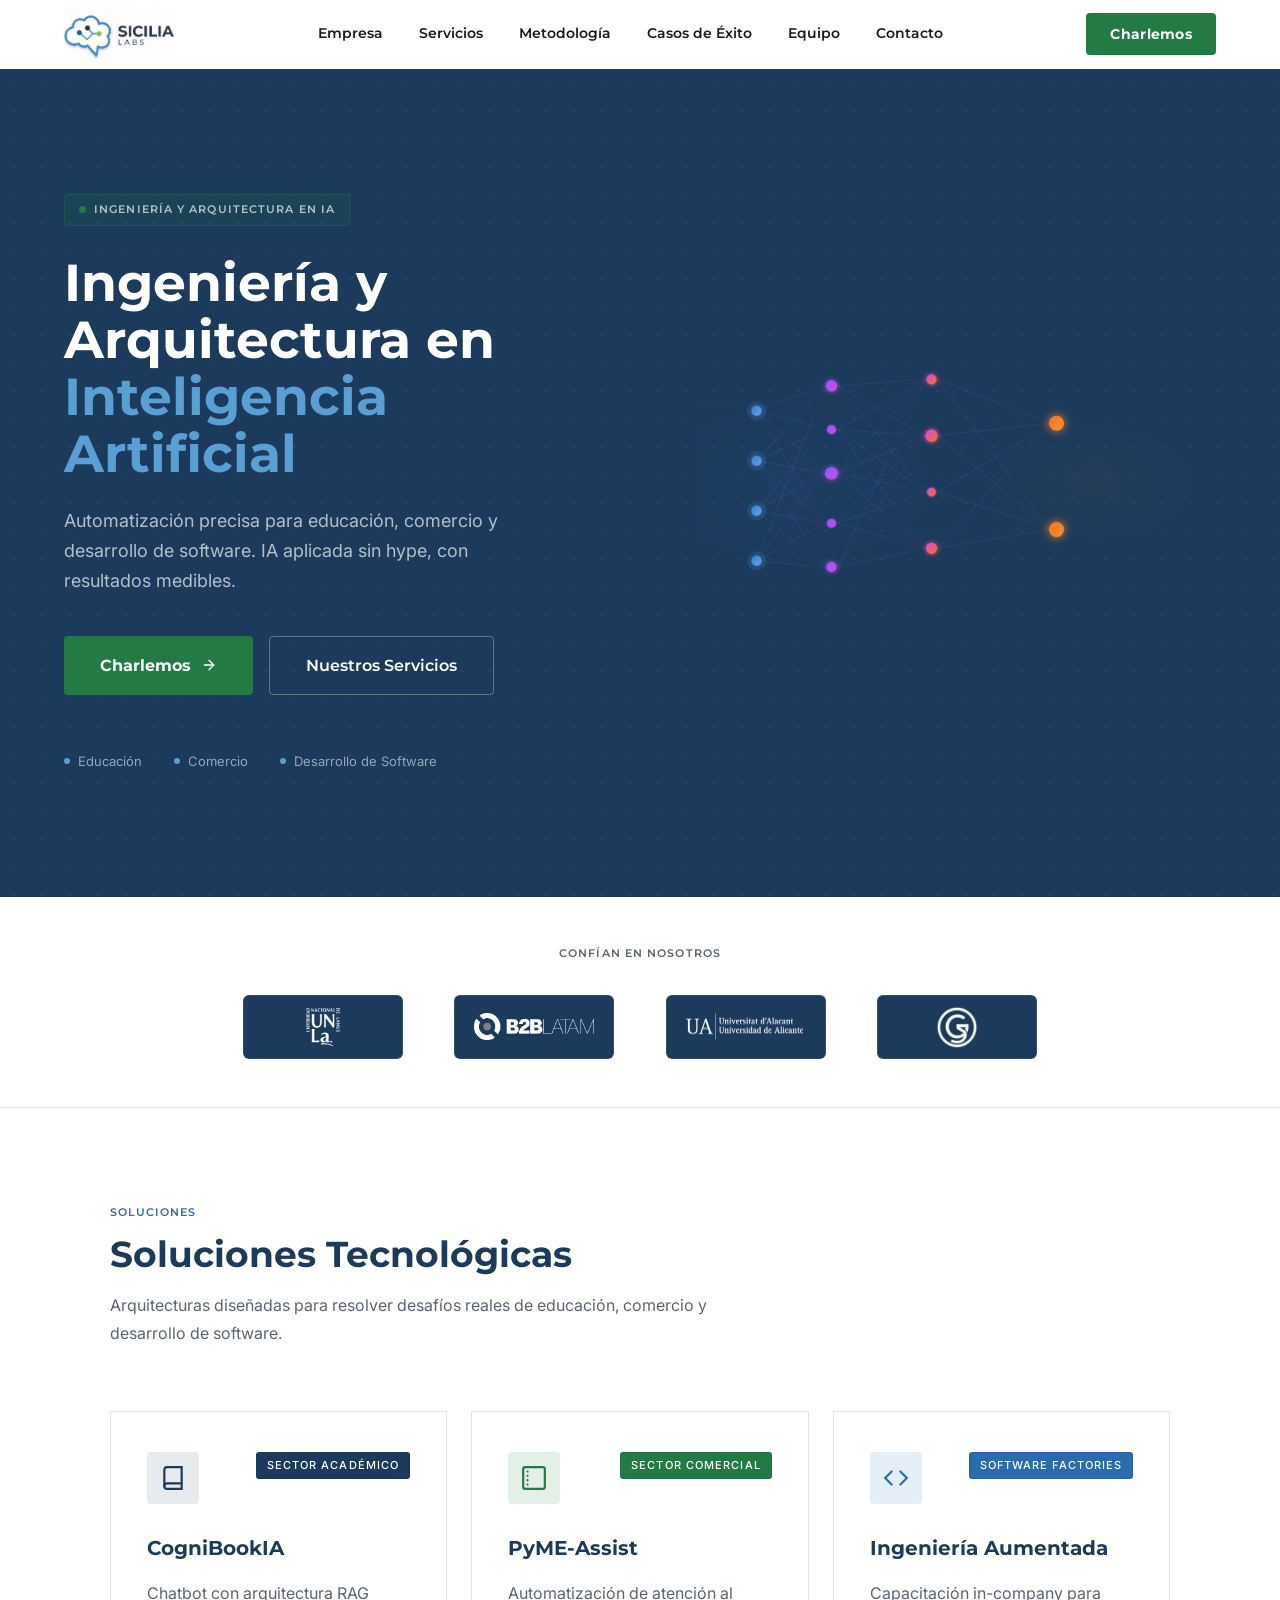
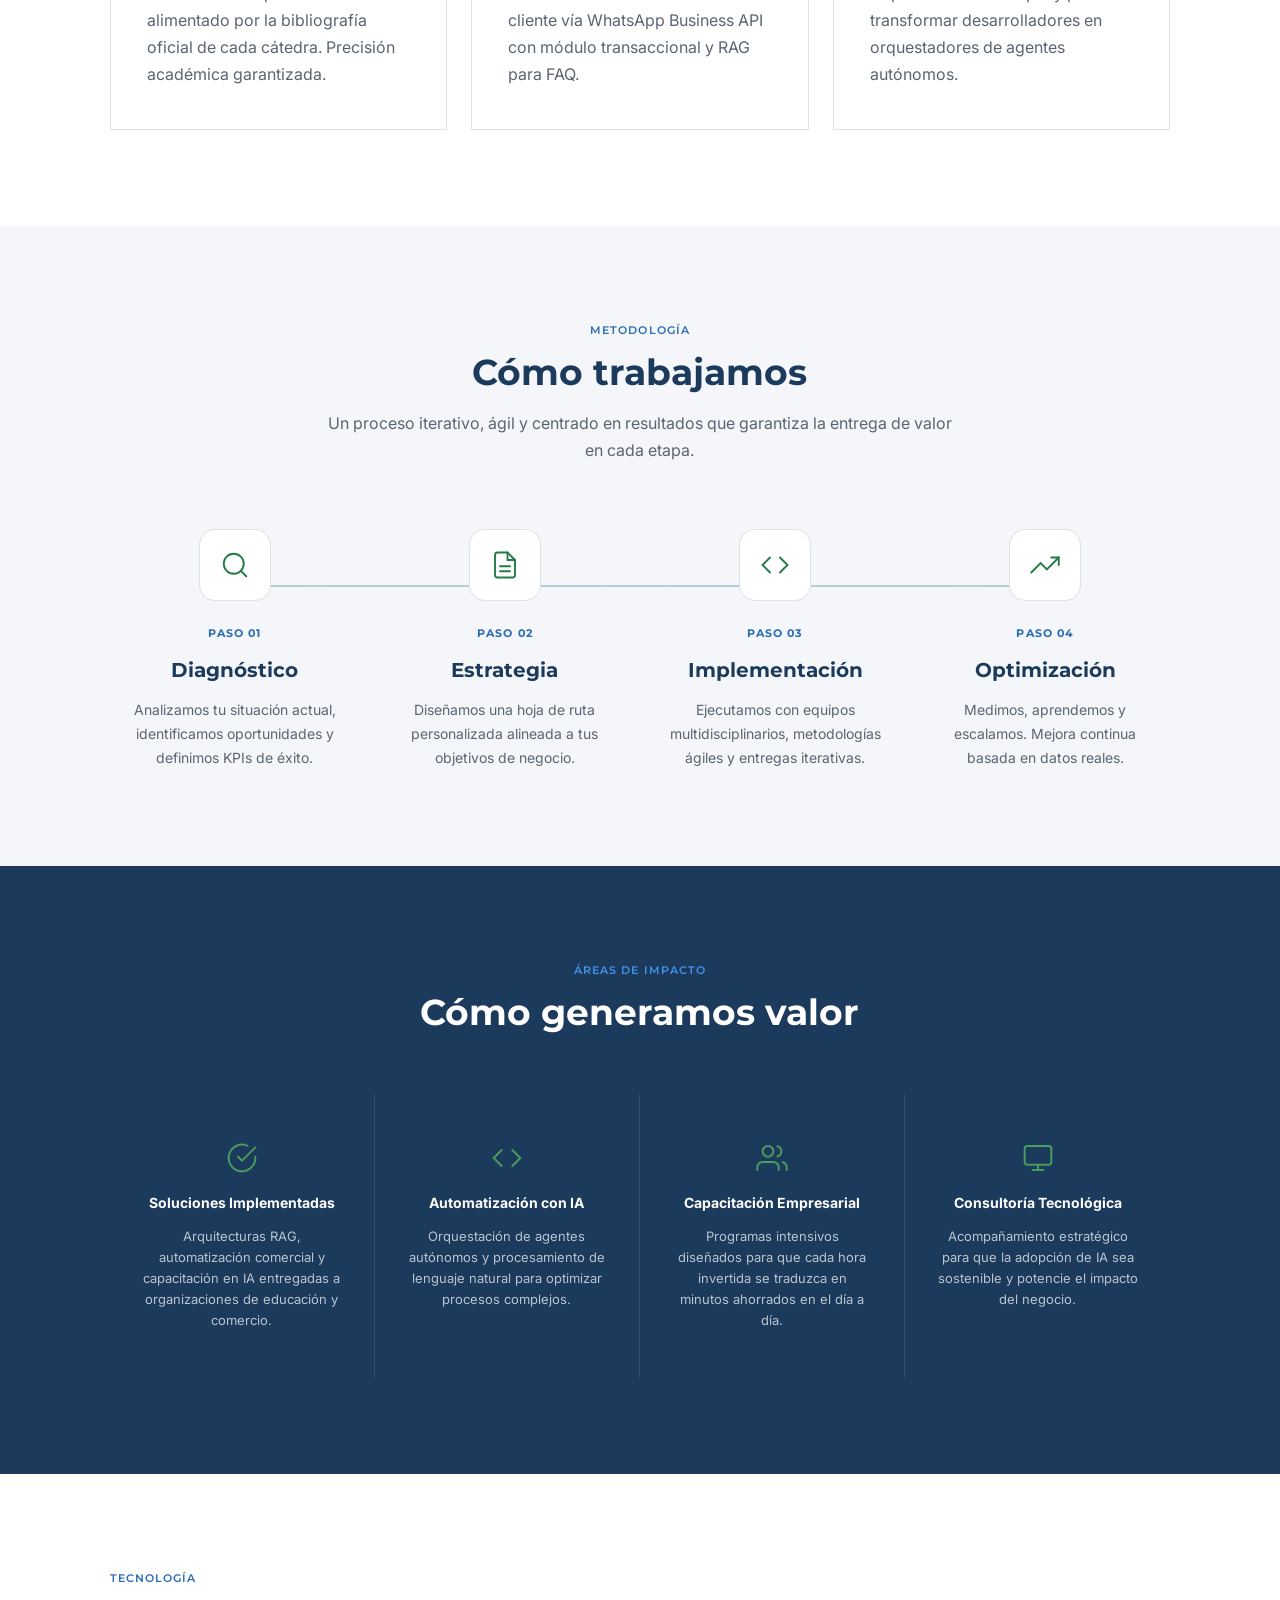
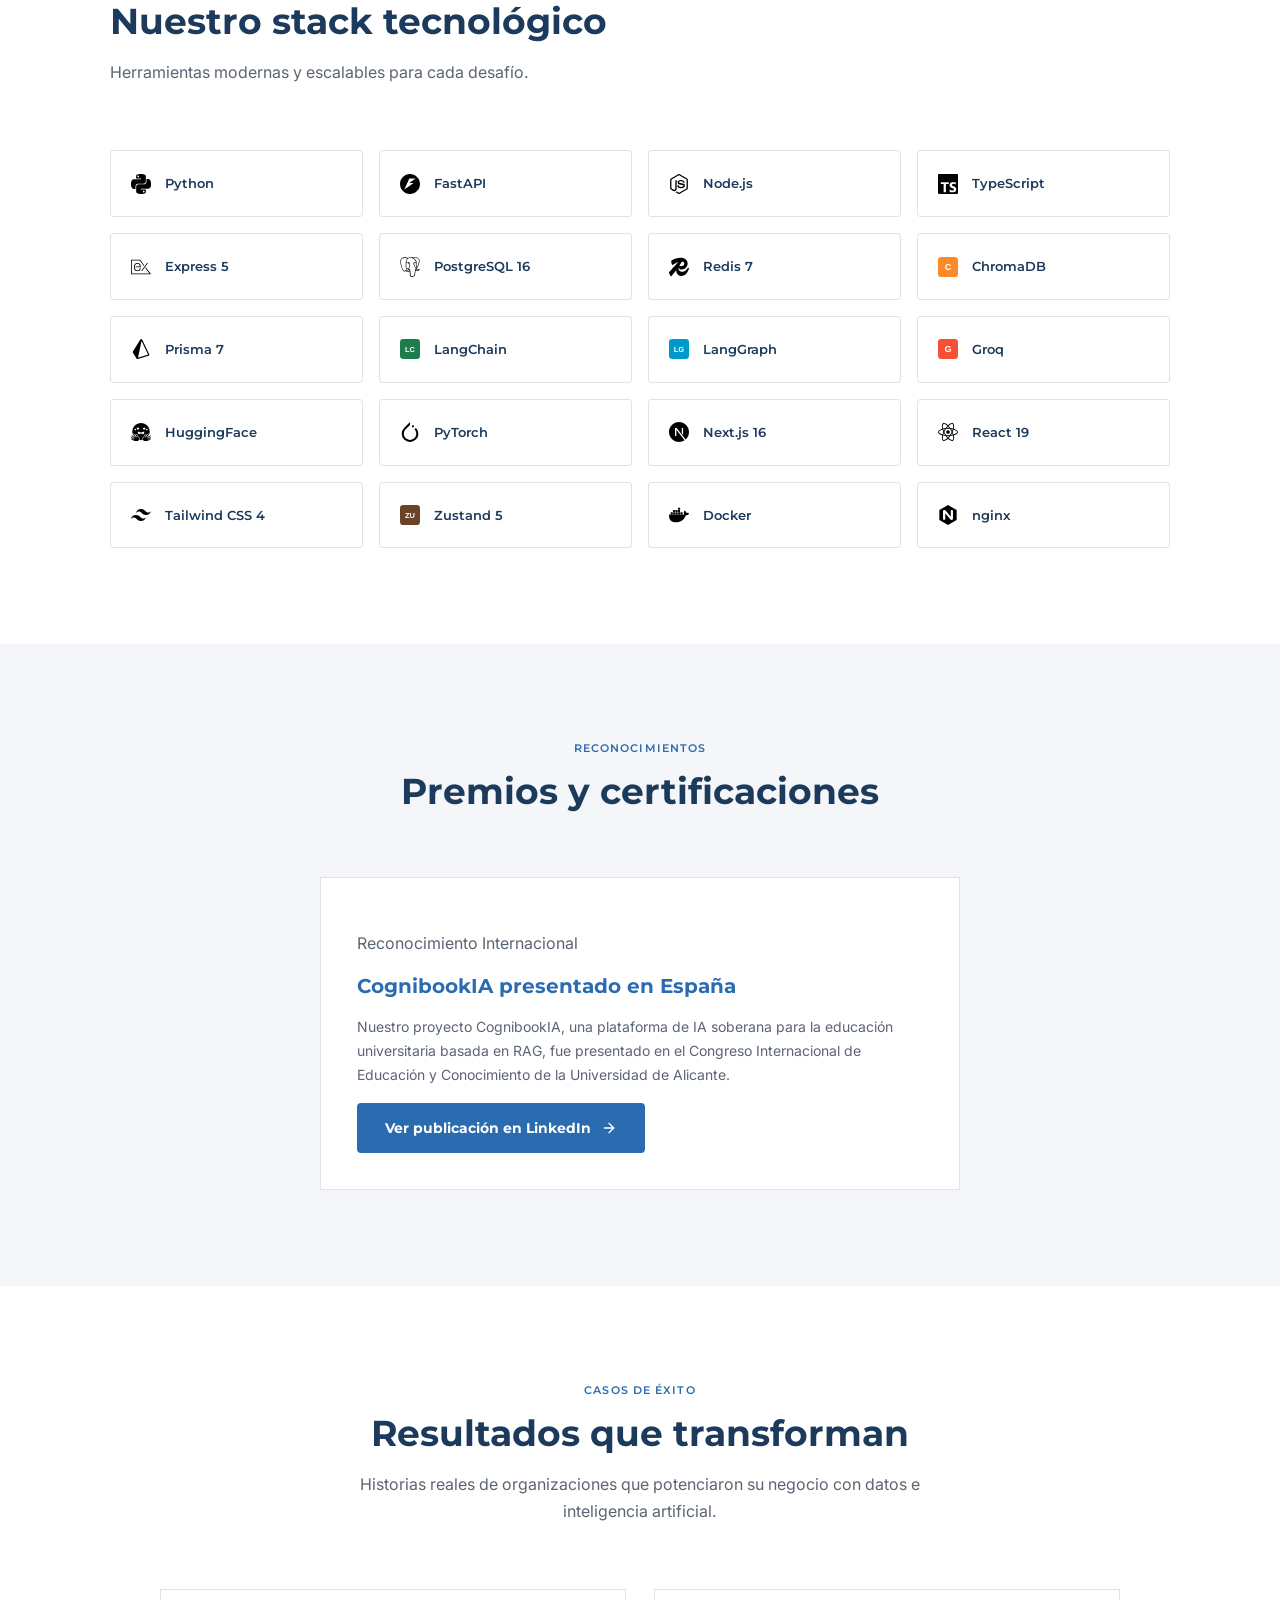
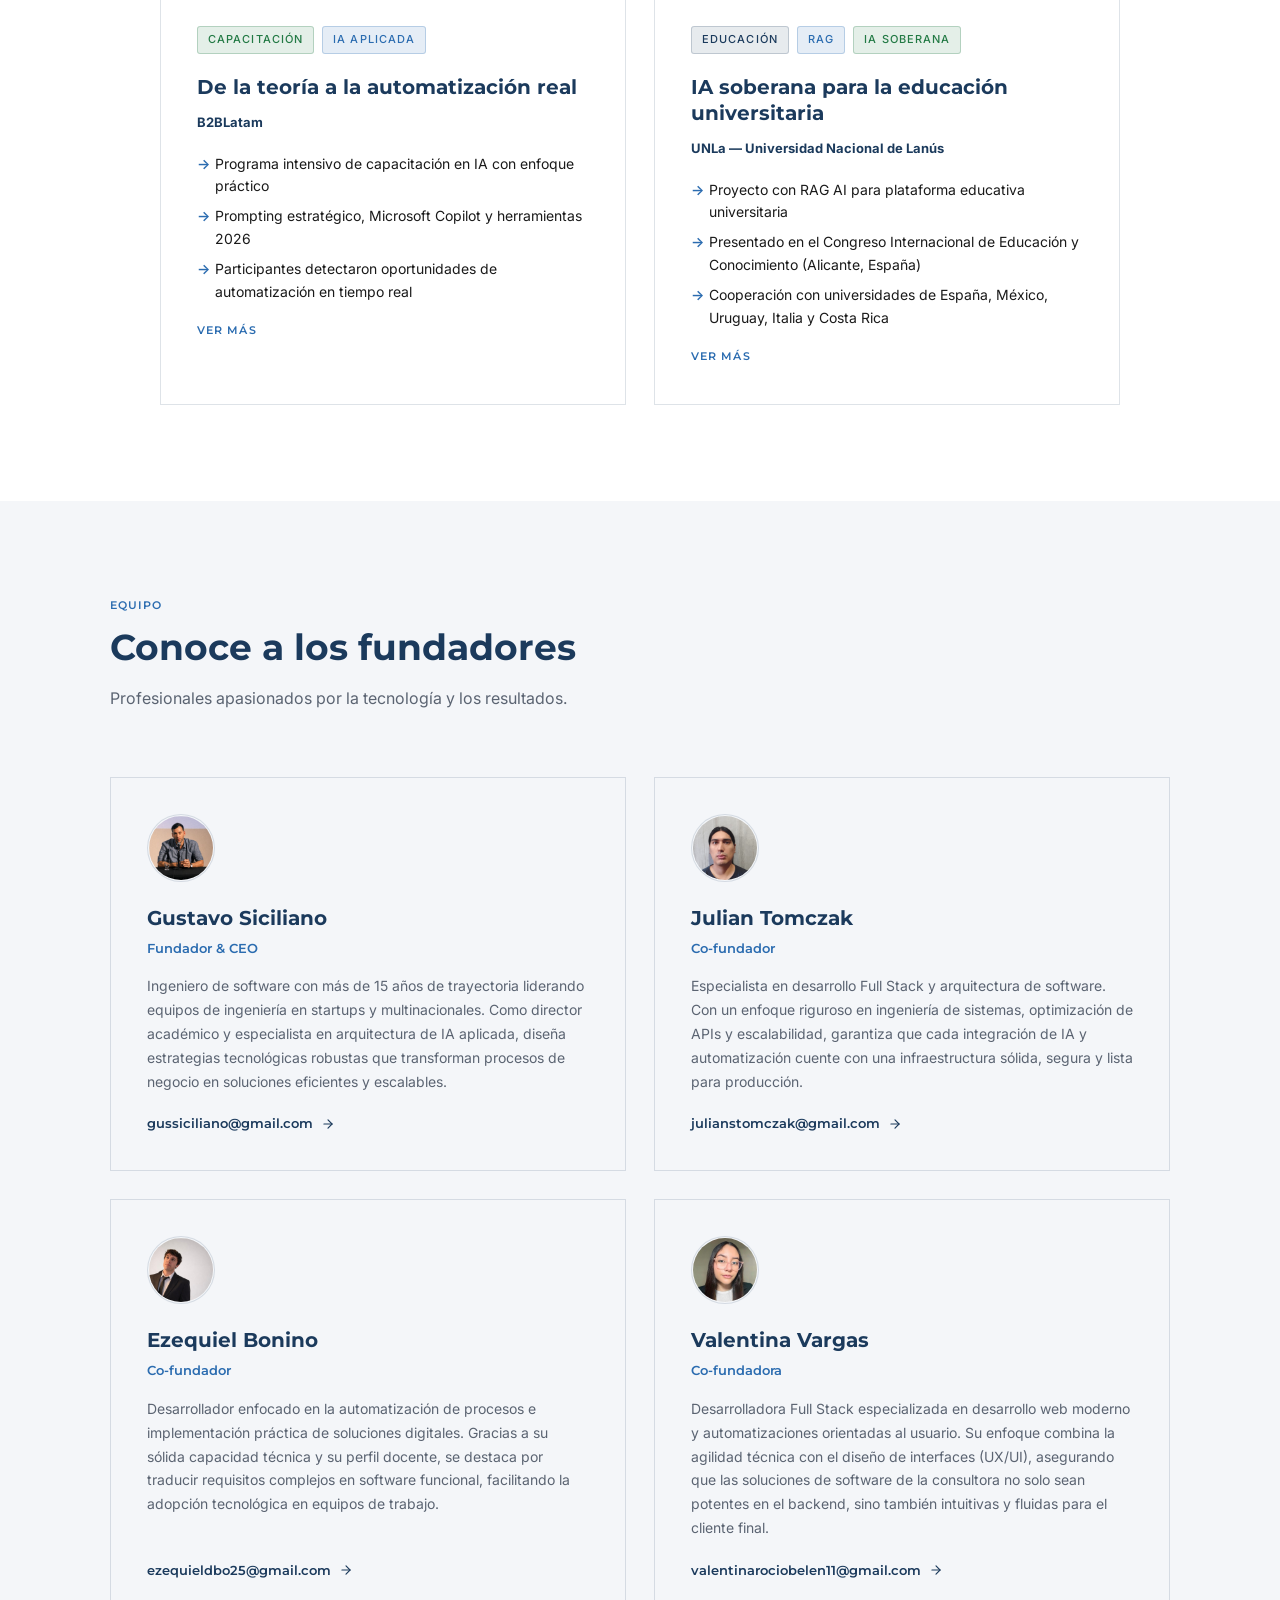
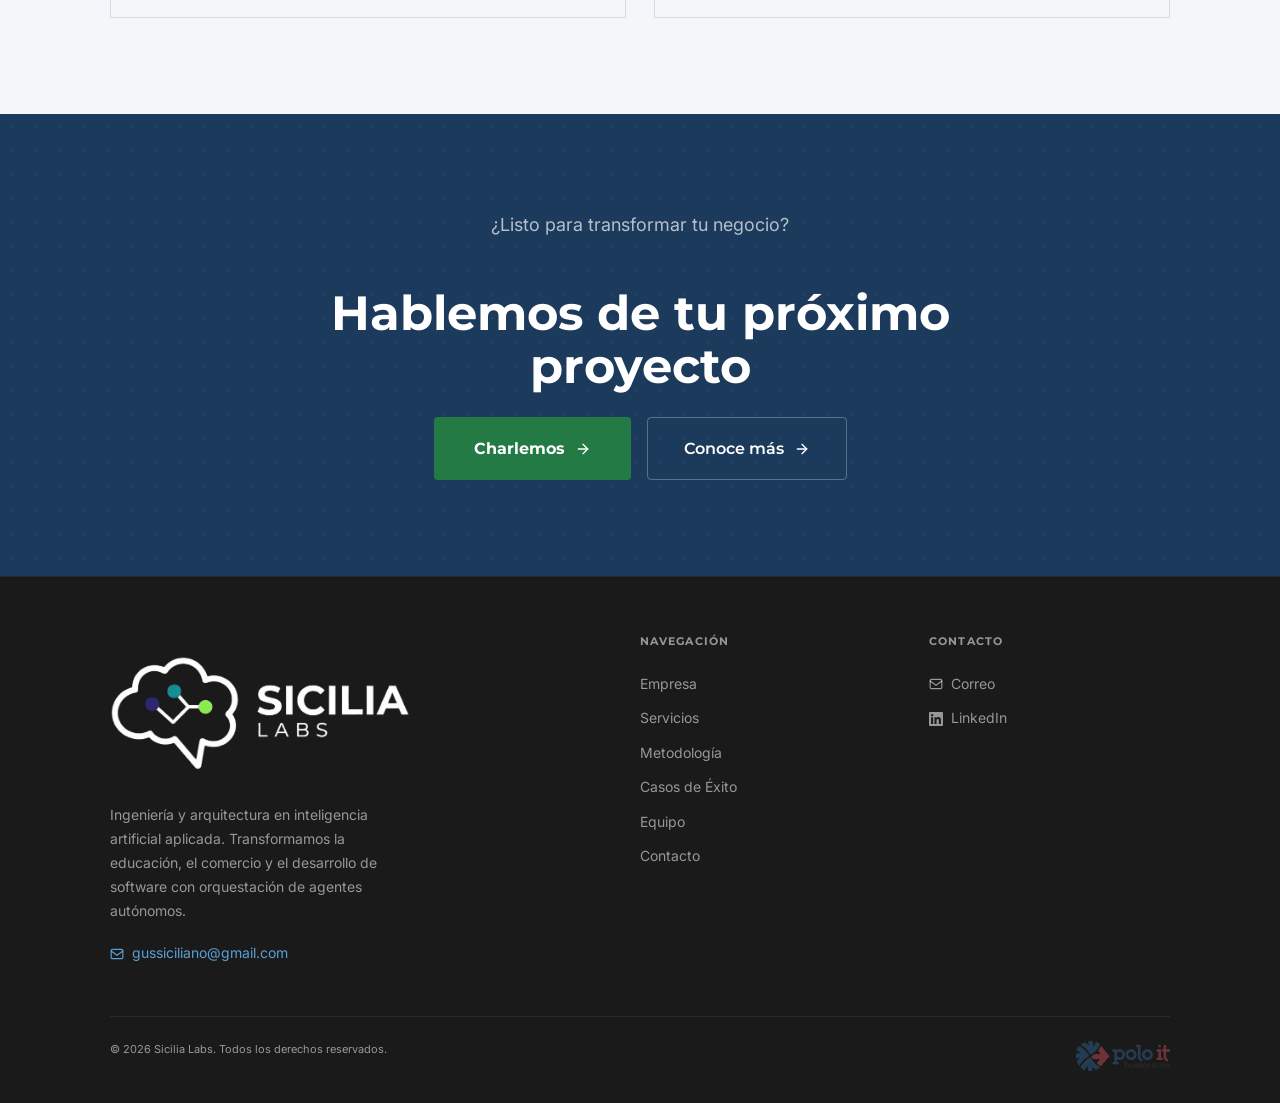
<file: index.html>
<!DOCTYPE html>
<html lang="es-MX">
<head>
  <meta charset="UTF-8">
  <meta name="viewport" content="width=device-width, initial-scale=1.0">
  <title>Sicilia Labs</title>
  <meta name="description" content="Sicilia Labs — Ingeniería y arquitectura en inteligencia artificial. Soluciones RAG para educación, automatización comercial y capacitación en IA para empresas.">
  <link rel="canonical" href="https://sicilialabs.tech/">
  <link rel="icon" type="image/png" href="assets/img/favicon.png">

  <meta property="og:type" content="website">
  <meta property="og:title" content="Sicilia Labs — Ingeniería y Arquitectura en IA">
  <meta property="og:description" content="Soluciones RAG para educación, automatización comercial con WhatsApp Business API y capacitación in-company en IA.">
  <meta property="og:url" content="https://sicilialabs.tech/">
  <meta property="og:site_name" content="Sicilia Labs">
  <meta name="twitter:card" content="summary_large_image">
  <meta name="twitter:title" content="Sicilia Labs — Ingeniería y Arquitectura en IA">
  <meta name="twitter:description" content="Soluciones RAG para educación, automatización comercial con WhatsApp Business API y capacitación in-company en IA.">

  <script type="application/ld+json">
  {
    "@context": "https://schema.org",
    "@type": "Organization",
    "name": "Sicilia Labs",
    "url": "https://sicilialabs.tech/",
    "email": "gussiciliano@gmail.com",
    "description": "Ingeniería y arquitectura en inteligencia artificial. Soluciones RAG, automatización comercial y capacitación en IA."
  }
  </script>

  <link rel="preconnect" href="https://fonts.googleapis.com">
  <link rel="preconnect" href="https://fonts.gstatic.com" crossorigin>
  <link href="https://fonts.googleapis.com/css2?family=Inter:wght@400;500;600;700&family=Montserrat:wght@600;700&display=swap" rel="stylesheet">

  <link rel="stylesheet" href="assets/css/styles.css">

  <script src="https://t.contentsquare.net/uxa/5be54d9fbdab2.js" defer></script>
</head>
<body>

  <a href="#main-content" class="sr-only" style="position:absolute;left:-9999px;width:1px;height:1px;overflow:hidden;clip:rect(0,0,0,0);white-space:nowrap;">Saltar al contenido principal</a>

  <!-- Nav -->
  <nav class="nav" aria-label="Navegación principal">
    <div class="nav-inner">
      <a href="index.html" class="nav-logo" aria-label="Ir al inicio">
        <img src="assets/img/full-logo.png" alt="Sicilia Labs" width="180" height="55">
      </a>

      <div class="nav-links">
        <a href="empresa.html" class="nav-link">Empresa</a>
        <a href="#soluciones" class="nav-link">Servicios</a>
        <a href="#metodologia" class="nav-link">Metodología</a>
        <a href="#casos-de-exito" class="nav-link">Casos de Éxito</a>
        <a href="#equipo" class="nav-link">Equipo</a>
        <a href="#contacto" class="nav-link">Contacto</a>
      </div>

      <a href="https://calendly.com/gussiciliano/30min" class="nav-cta" target="_blank" rel="noopener noreferrer">Charlemos</a>

      <button class="nav-hamburger" aria-label="Abrir menú de navegación" aria-expanded="false">
        <svg width="26" height="26" viewBox="0 0 24 24" fill="none" stroke="currentColor" stroke-width="2" stroke-linecap="round">
          <line x1="4" y1="7" x2="20" y2="7"></line>
          <line x1="4" y1="12" x2="20" y2="12"></line>
          <line x1="4" y1="17" x2="20" y2="17"></line>
        </svg>
      </button>
    </div>

    <div class="nav-mobile" role="menu">
      <a href="empresa.html" class="nav-link" role="menuitem">Empresa</a>
      <a href="#soluciones" class="nav-link" role="menuitem">Servicios</a>
      <a href="#metodologia" class="nav-link" role="menuitem">Metodología</a>
      <a href="#casos-de-exito" class="nav-link" role="menuitem">Casos de Éxito</a>
      <a href="#equipo" class="nav-link" role="menuitem">Equipo</a>
      <a href="#contacto" class="nav-link" role="menuitem">Contacto</a>
      <a href="https://calendly.com/gussiciliano/30min" class="nav-cta" target="_blank" rel="noopener noreferrer">Charlemos</a>
    </div>
  </nav>

  <main id="main-content">

    <!-- ────── HOME ────── -->

      <!-- Hero -->
      <section class="hero" aria-label="Hero">
        <div class="hero-inner">
          <div class="hero-grid">
            <div>
              <div class="hero-badge" role="status">
                <span class="hero-badge-dot" aria-hidden="true"></span>
                <span class="hero-badge-text">Ingeniería y Arquitectura en IA</span>
              </div>
              <h1>Ingeniería y Arquitectura en <span>Inteligencia Artificial</span></h1>
              <p>Automatización precisa para educación, comercio y desarrollo de software. IA aplicada sin hype, con resultados medibles.</p>
              <div class="hero-actions">
                <a href="https://calendly.com/gussiciliano/30min" class="btn-primary" target="_blank" rel="noopener noreferrer">
                  Charlemos
                  <svg width="16" height="16" viewBox="0 0 24 24" fill="none" stroke="currentColor" stroke-width="2" stroke-linecap="round"><line x1="5" y1="12" x2="19" y2="12"/><polyline points="12 5 19 12 12 19"/></svg>
                </a>
                <a href="#soluciones" class="btn-secondary">Nuestros Servicios</a>
              </div>
              <div class="hero-pillars">
                <div class="hero-pillar">
                  <span class="hero-pillar-dot" aria-hidden="true"></span>
                  <span>Educación</span>
                </div>
                <div class="hero-pillar">
                  <span class="hero-pillar-dot" aria-hidden="true"></span>
                  <span>Comercio</span>
                </div>
                <div class="hero-pillar">
                  <span class="hero-pillar-dot" aria-hidden="true"></span>
                  <span>Desarrollo de Software</span>
                </div>
              </div>
            </div>
            <div class="hero-visual" aria-hidden="true">
              <svg class="neural-svg" viewBox="0 0 800 450" width="100%" height="100%" xmlns="http://www.w3.org/2000/svg">
                <defs>
                  <linearGradient id="gradInput" x1="0%" y1="0%" x2="100%" y2="100%">
                    <stop offset="0%" stop-color="#3B82C4"/>
                    <stop offset="100%" stop-color="#60A5FA"/>
                  </linearGradient>
                  <linearGradient id="gradHidden1" x1="0%" y1="0%" x2="100%" y2="100%">
                    <stop offset="0%" stop-color="#8B5CF6"/>
                    <stop offset="100%" stop-color="#D946EF"/>
                  </linearGradient>
                  <linearGradient id="gradHidden2" x1="0%" y1="0%" x2="100%" y2="100%">
                    <stop offset="0%" stop-color="#D946EF"/>
                    <stop offset="100%" stop-color="#F97316"/>
                  </linearGradient>
                  <linearGradient id="gradOutput" x1="0%" y1="0%" x2="100%" y2="100%">
                    <stop offset="0%" stop-color="#F97316"/>
                    <stop offset="100%" stop-color="#FB923C"/>
                  </linearGradient>
                  <linearGradient id="conn1" x1="0%" y1="0%" x2="100%" y2="0%">
                    <stop offset="0%" stop-color="#3B82C4" stop-opacity="0.3"/>
                    <stop offset="50%" stop-color="#8B5CF6" stop-opacity="0.3"/>
                    <stop offset="100%" stop-color="#D946EF" stop-opacity="0.15"/>
                  </linearGradient>
                  <linearGradient id="conn2" x1="0%" y1="0%" x2="100%" y2="0%">
                    <stop offset="0%" stop-color="#D946EF" stop-opacity="0.25"/>
                    <stop offset="50%" stop-color="#D946EF" stop-opacity="0.25"/>
                    <stop offset="100%" stop-color="#F97316" stop-opacity="0.15"/>
                  </linearGradient>
                  <filter id="glow" x="-50%" y="-50%" width="200%" height="200%">
                    <feGaussianBlur stdDeviation="4" result="blur"/>
                    <feMerge>
                      <feMergeNode in="blur"/>
                      <feMergeNode in="SourceGraphic"/>
                    </feMerge>
                  </filter>
                  <filter id="glowIntense" x="-100%" y="-100%" width="300%" height="300%">
                    <feGaussianBlur stdDeviation="8" result="blur"/>
                    <feMerge>
                      <feMergeNode in="blur"/>
                      <feMergeNode in="SourceGraphic"/>
                    </feMerge>
                  </filter>
                  <filter id="glowSoft" x="-50%" y="-50%" width="200%" height="200%">
                    <feGaussianBlur stdDeviation="2" result="blur"/>
                    <feMerge>
                      <feMergeNode in="blur"/>
                      <feMergeNode in="SourceGraphic"/>
                    </feMerge>
                  </filter>
                </defs>
                <style>
                  @keyframes pulse { 0%, 100% { opacity: 0.6; } 50% { opacity: 1; } }
                  @keyframes pulseSoft { 0%, 100% { opacity: 0.4; } 50% { opacity: 0.7; } }
                  @keyframes dashFlow { to { stroke-dashoffset: -200; } }
                  .node-input { animation: pulse 3s ease-in-out infinite; }
                  .node-hidden { animation: pulseSoft 4s ease-in-out infinite; }
                  .node-output { animation: pulse 2.5s ease-in-out infinite; }
                  .conn-flow { stroke-dasharray: 4 6; animation: dashFlow 3s linear infinite; }
                </style>
                <rect width="800" height="450" fill="var(--dark)"/>
                <g stroke="rgba(255,255,255,0.025)" stroke-width="0.5">
                  <line x1="0" y1="0" x2="800" y2="0"/> <line x1="0" y1="50" x2="800" y2="50"/>
                  <line x1="0" y1="100" x2="800" y2="100"/> <line x1="0" y1="150" x2="800" y2="150"/>
                  <line x1="0" y1="200" x2="800" y2="200"/> <line x1="0" y1="250" x2="800" y2="250"/>
                  <line x1="0" y1="300" x2="800" y2="300"/> <line x1="0" y1="350" x2="800" y2="350"/>
                  <line x1="0" y1="400" x2="800" y2="400"/> <line x1="0" y1="450" x2="800" y2="450"/>
                  <line x1="0" y1="0" x2="0" y2="450"/> <line x1="100" y1="0" x2="100" y2="450"/>
                  <line x1="200" y1="0" x2="200" y2="450"/> <line x1="300" y1="0" x2="300" y2="450"/>
                  <line x1="400" y1="0" x2="400" y2="450"/> <line x1="500" y1="0" x2="500" y2="450"/>
                  <line x1="600" y1="0" x2="600" y2="450"/> <line x1="700" y1="0" x2="700" y2="450"/>
                  <line x1="800" y1="0" x2="800" y2="450"/>
                </g>
                <g stroke="url(#conn1)" stroke-width="0.8" fill="none">
                  <line x1="100" y1="110" x2="210" y2="70"/> <line x1="100" y1="110" x2="210" y2="140"/>
                  <line x1="100" y1="110" x2="210" y2="210"/> <line x1="100" y1="110" x2="210" y2="290"/>
                  <line x1="100" y1="190" x2="210" y2="70"/> <line x1="100" y1="190" x2="210" y2="140"/>
                  <line x1="100" y1="190" x2="210" y2="210"/> <line x1="100" y1="190" x2="210" y2="290"/>
                  <line x1="100" y1="190" x2="210" y2="360"/> <line x1="100" y1="270" x2="210" y2="140"/>
                  <line x1="100" y1="270" x2="210" y2="210"/> <line x1="100" y1="270" x2="210" y2="290"/>
                  <line x1="100" y1="270" x2="210" y2="360"/> <line x1="100" y1="350" x2="210" y2="70"/>
                  <line x1="100" y1="350" x2="210" y2="210"/> <line x1="100" y1="350" x2="210" y2="290"/>
                  <line x1="100" y1="350" x2="210" y2="360"/>
                  <line x1="230" y1="70" x2="370" y2="60"/> <line x1="230" y1="70" x2="370" y2="150"/>
                  <line x1="230" y1="70" x2="370" y2="240"/> <line x1="230" y1="140" x2="370" y2="60"/>
                  <line x1="230" y1="140" x2="370" y2="150"/> <line x1="230" y1="140" x2="370" y2="240"/>
                  <line x1="230" y1="140" x2="370" y2="330"/> <line x1="230" y1="210" x2="370" y2="60"/>
                  <line x1="230" y1="210" x2="370" y2="150"/> <line x1="230" y1="210" x2="370" y2="240"/>
                  <line x1="230" y1="210" x2="370" y2="330"/> <line x1="230" y1="290" x2="370" y2="150"/>
                  <line x1="230" y1="290" x2="370" y2="240"/> <line x1="230" y1="290" x2="370" y2="330"/>
                  <line x1="230" y1="360" x2="370" y2="60"/> <line x1="230" y1="360" x2="370" y2="150"/>
                  <line x1="230" y1="360" x2="370" y2="330"/>
                </g>
                <g stroke="url(#conn2)" stroke-width="0.9" fill="none">
                  <line x1="390" y1="60" x2="570" y2="130"/> <line x1="390" y1="60" x2="570" y2="300"/>
                  <line x1="390" y1="150" x2="570" y2="130"/> <line x1="390" y1="150" x2="570" y2="300"/>
                  <line x1="390" y1="240" x2="570" y2="130"/> <line x1="390" y1="240" x2="570" y2="300"/>
                  <line x1="390" y1="330" x2="570" y2="130"/> <line x1="390" y1="330" x2="570" y2="300"/>
                </g>
                <g class="node-input">
                  <circle cx="100" cy="110" r="8" fill="url(#gradInput)" filter="url(#glow)"/>
                  <circle cx="100" cy="190" r="8" fill="url(#gradInput)" filter="url(#glow)"/>
                  <circle cx="100" cy="270" r="8" fill="url(#gradInput)" filter="url(#glow)"/>
                  <circle cx="100" cy="350" r="8" fill="url(#gradInput)" filter="url(#glow)"/>
                </g>
                <g class="node-hidden">
                  <circle cx="220" cy="70" r="9" fill="url(#gradHidden1)" filter="url(#glow)"/>
                  <circle cx="220" cy="140" r="7" fill="url(#gradHidden1)" filter="url(#glowSoft)"/>
                  <circle cx="220" cy="210" r="10" fill="url(#gradHidden1)" filter="url(#glow)"/>
                  <circle cx="220" cy="290" r="7" fill="url(#gradHidden1)" filter="url(#glowSoft)"/>
                  <circle cx="220" cy="360" r="8" fill="url(#gradHidden1)" filter="url(#glow)"/>
                </g>
                <g class="node-hidden">
                  <circle cx="380" cy="60" r="8" fill="url(#gradHidden2)" filter="url(#glow)"/>
                  <circle cx="380" cy="150" r="10" fill="url(#gradHidden2)" filter="url(#glow)"/>
                  <circle cx="380" cy="240" r="7" fill="url(#gradHidden2)" filter="url(#glowSoft)"/>
                  <circle cx="380" cy="330" r="9" fill="url(#gradHidden2)" filter="url(#glow)"/>
                </g>
                <g class="node-output">
                  <circle cx="580" cy="130" r="12" fill="url(#gradOutput)" filter="url(#glowIntense)"/>
                  <circle cx="580" cy="300" r="12" fill="url(#gradOutput)" filter="url(#glowIntense)"/>
                </g>
                <g class="node-input">
                  <circle cx="100" cy="110" r="14" fill="none" stroke="url(#gradInput)" stroke-width="1" opacity="0.3" filter="url(#glowSoft)"/>
                  <circle cx="100" cy="190" r="14" fill="none" stroke="url(#gradInput)" stroke-width="1" opacity="0.3" filter="url(#glowSoft)"/>
                  <circle cx="100" cy="270" r="14" fill="none" stroke="url(#gradInput)" stroke-width="1" opacity="0.3" filter="url(#glowSoft)"/>
                  <circle cx="100" cy="350" r="14" fill="none" stroke="url(#gradInput)" stroke-width="1" opacity="0.3" filter="url(#glowSoft)"/>
                </g>
                <g stroke="url(#conn1)" stroke-width="1.2" fill="none" class="conn-flow" opacity="0.5">
                  <line x1="100" y1="190" x2="220" y2="210"/>
                  <line x1="220" y1="210" x2="380" y2="150"/>
                  <line x1="380" y1="150" x2="580" y2="130"/>
                </g>
                <radialGradient id="bgGlowLeft" cx="20%" cy="50%" r="40%">
                  <stop offset="0%" stop-color="#3B82C4" stop-opacity="0.06"/>
                  <stop offset="100%" stop-color="var(--dark)" stop-opacity="0"/>
                </radialGradient>
                <radialGradient id="bgGlowRight" cx="80%" cy="50%" r="30%">
                  <stop offset="0%" stop-color="#F97316" stop-opacity="0.05"/>
                  <stop offset="100%" stop-color="var(--dark)" stop-opacity="0"/>
                </radialGradient>
                <rect width="800" height="450" fill="url(#bgGlowLeft)"/>
                <rect width="800" height="450" fill="url(#bgGlowRight)"/>
              </svg>
            </div>
          </div>
        </div>
      </section>

      <!-- Clients -->
      <section class="clients" aria-label="Clientes">
        <p class="clients-label">Confían en nosotros</p>
        <div class="clients-list">
          <a href="https://www.unla.edu.ar/" class="client-item" target="_blank" rel="noopener noreferrer" aria-label="Visitar sitio de Universidad Nacional de Lanús"><img src="assets/img/clients/unla.png" alt="Universidad Nacional de Lanús" loading="lazy"></a>
          <a href="https://b2blatam.com/" class="client-item" target="_blank" rel="noopener noreferrer" aria-label="Visitar sitio de B2BLatam"><img src="assets/img/clients/b2b.webp" alt="B2BLatam" loading="lazy"></a>
          <a href="https://www.ua.es/" class="client-item" target="_blank" rel="noopener noreferrer" aria-label="Visitar sitio de Universidad de Alicante"><img src="assets/img/clients/ua.png" alt="Universidad de Alicante" loading="lazy"></a>
          <a href="https://www.gstuasesor.com/" class="client-item" target="_blank" rel="noopener noreferrer" aria-label="Visitar sitio de GS Tu Asesor"><img src="assets/img/clients/gs-tu-asesor.png" alt="GS Tu Asesor - Productor Asesor de Seguros" loading="lazy"></a>
        </div>
      </section>

      <!-- Solutions -->
      <section class="section" id="soluciones" aria-labelledby="solutions-title">
        <div class="container">
          <div class="section-header">
            <p class="section-title">Soluciones</p>
            <h2 class="section-heading" id="solutions-title">Soluciones Tecnológicas</h2>
            <p class="section-sub">Arquitecturas diseñadas para resolver desafíos reales de educación, comercio y desarrollo de software.</p>
          </div>
          <div class="solutions-grid">
              <article class="solution-card">
              <div class="solution-card-header">
                <div class="solution-icon tint-dark">
                  <svg width="26" height="26" viewBox="0 0 24 24" fill="none" stroke="currentColor" stroke-width="2" stroke-linecap="round"><path d="M4 19.5A2.5 2.5 0 0 1 6.5 17H20"/><path d="M6.5 2H20v20H6.5A2.5 2.5 0 0 1 4 19.5v-15A2.5 2.5 0 0 1 6.5 2z"/></svg>
                </div>
                <span class="solution-tag tag-solid-dark">Sector Académico</span>
              </div>
              <h3>CogniBookIA</h3>
              <p class="section-sub">Chatbot con arquitectura RAG alimentado por la bibliografía oficial de cada cátedra. Precisión académica garantizada.</p>
            </article>

            <article class="solution-card">
              <div class="solution-card-header">
                <div class="solution-icon tint-accent">
                  <svg width="26" height="26" viewBox="0 0 24 24" fill="none" stroke="currentColor" stroke-width="2" stroke-linecap="round"><rect x="2" y="2" width="20" height="20" rx="2"/><path d="M6 6h.01M6 10h.01M6 14h.01M6 18h.01"/></svg>
                </div>
                <span class="solution-tag tag-solid-accent">Sector Comercial</span>
              </div>
              <h3>PyME-Assist</h3>
              <p class="section-sub">Automatización de atención al cliente vía WhatsApp Business API con módulo transaccional y RAG para FAQ.</p>
            </article>

            <article class="solution-card">
              <div class="solution-card-header">
                <div class="solution-icon tint-primary">
                  <svg width="26" height="26" viewBox="0 0 24 24" fill="none" stroke="currentColor" stroke-width="2" stroke-linecap="round"><polyline points="16 18 22 12 16 6"/><polyline points="8 6 2 12 8 18"/></svg>
                </div>
                <span class="solution-tag tag-solid-primary">Software Factories</span>
              </div>
              <h3>Ingeniería Aumentada</h3>
              <p class="section-sub">Capacitación in-company para transformar desarrolladores en orquestadores de agentes autónomos.</p>
            </article>
          </div>
        </div>
      </section>

      <!-- Methodology -->
      <section class="section methodology-section" id="metodologia" aria-labelledby="method-title">
        <div class="container">
          <div class="section-header center">
            <p class="section-title">Metodología</p>
            <h2 class="section-heading" id="method-title">Cómo trabajamos</h2>
            <p class="section-sub" style="margin-left:auto;margin-right:auto;">Un proceso iterativo, ágil y centrado en resultados que garantiza la entrega de valor en cada etapa.</p>
          </div>
        </div>
        <div class="container methodology-container">
          <div class="timeline-track" aria-hidden="true"></div>
          <div class="methodology-grid">
            <div class="method-step">
              <div class="method-step-icon-wrap">
                <svg viewBox="0 0 24 24" fill="none" stroke="currentColor" stroke-width="1.5" stroke-linecap="round"><circle cx="11" cy="11" r="8"/><line x1="21" y1="21" x2="16.65" y2="16.65"/></svg>
              </div>
              <span class="method-step-label">PASO 01</span>
              <h3>Diagnóstico</h3>
              <p>Analizamos tu situación actual, identificamos oportunidades y definimos KPIs de éxito.</p>
            </div>
            <div class="method-step">
              <div class="method-step-icon-wrap">
                <svg viewBox="0 0 24 24" fill="none" stroke="currentColor" stroke-width="1.5" stroke-linecap="round"><path d="M14 2H6a2 2 0 0 0-2 2v16a2 2 0 0 0 2 2h12a2 2 0 0 0 2-2V8z"/><polyline points="14 2 14 8 20 8"/><line x1="16" y1="13" x2="8" y2="13"/><line x1="16" y1="17" x2="8" y2="17"/></svg>
              </div>
              <span class="method-step-label">PASO 02</span>
              <h3>Estrategia</h3>
              <p>Diseñamos una hoja de ruta personalizada alineada a tus objetivos de negocio.</p>
            </div>
            <div class="method-step">
              <div class="method-step-icon-wrap">
                <svg viewBox="0 0 24 24" fill="none" stroke="currentColor" stroke-width="1.5" stroke-linecap="round"><polyline points="16 18 22 12 16 6"/><polyline points="8 6 2 12 8 18"/></svg>
              </div>
              <span class="method-step-label">PASO 03</span>
              <h3>Implementación</h3>
              <p>Ejecutamos con equipos multidisciplinarios, metodologías ágiles y entregas iterativas.</p>
            </div>
            <div class="method-step">
              <div class="method-step-icon-wrap">
                <svg viewBox="0 0 24 24" fill="none" stroke="currentColor" stroke-width="1.5" stroke-linecap="round"><polyline points="23 6 13.5 15.5 8.5 10.5 1 18"/><polyline points="17 6 23 6 23 12"/></svg>
              </div>
              <span class="method-step-label">PASO 04</span>
              <h3>Optimización</h3>
              <p>Medimos, aprendemos y escalamos. Mejora continua basada en datos reales.</p>
            </div>
          </div>
        </div>
      </section>

      <!-- Metrics -->
      <section class="section bg-dark" aria-labelledby="metrics-title">
        <div class="container">
          <div class="metrics-header">
            <p class="section-title" style="color:rgb(73 162 255 / 85%)">Áreas de impacto</p>
            <h2 class="section-heading" id="metrics-title" style="color:#fff;">Cómo generamos valor</h2>
          </div>
          <div class="metrics-grid">
            <div class="metric-card">
              <div class="metric-icon">
                <svg width="32" height="32" viewBox="0 0 24 24" fill="none" stroke="#4A9B5E" stroke-width="1.5" stroke-linecap="round"><path d="M22 11.08V12a10 10 0 1 1-5.93-9.14"/><polyline points="22 4 12 14.01 9 11.01"/></svg>
              </div>
              <p class="metric-label">Soluciones Implementadas</p>
              <p class="metric-desc">Arquitecturas RAG, automatización comercial y capacitación en IA entregadas a organizaciones de educación y comercio.</p>
            </div>
            <div class="metric-card">
              <div class="metric-icon">
                <svg width="32" height="32" viewBox="0 0 24 24" fill="none" stroke="#4A9B5E" stroke-width="1.5" stroke-linecap="round"><polyline points="16 18 22 12 16 6"/><polyline points="8 6 2 12 8 18"/></svg>
              </div>
              <p class="metric-label">Automatización con IA</p>
              <p class="metric-desc">Orquestación de agentes autónomos y procesamiento de lenguaje natural para optimizar procesos complejos.</p>
            </div>
            <div class="metric-card">
              <div class="metric-icon">
                <svg width="32" height="32" viewBox="0 0 24 24" fill="none" stroke="#4A9B5E" stroke-width="1.5" stroke-linecap="round"><path d="M17 21v-2a4 4 0 0 0-4-4H5a4 4 0 0 0-4 4v2"/><circle cx="9" cy="7" r="4"/><path d="M23 21v-2a4 4 0 0 0-3-3.87"/><path d="M16 3.13a4 4 0 0 1 0 7.75"/></svg>
              </div>
              <p class="metric-label">Capacitación Empresarial</p>
              <p class="metric-desc">Programas intensivos diseñados para que cada hora invertida se traduzca en minutos ahorrados en el día a día.</p>
            </div>
            <div class="metric-card">
              <div class="metric-icon">
                <svg width="32" height="32" viewBox="0 0 24 24" fill="none" stroke="#4A9B5E" stroke-width="1.5" stroke-linecap="round"><rect x="2" y="3" width="20" height="14" rx="2"/><line x1="8" y1="21" x2="16" y2="21"/><line x1="12" y1="17" x2="12" y2="21"/></svg>
              </div>
              <p class="metric-label">Consultoría Tecnológica</p>
              <p class="metric-desc">Acompañamiento estratégico para que la adopción de IA sea sostenible y potencie el impacto del negocio.</p>
            </div>
          </div>
        </div>
      </section>

      <!-- Tech Stack -->
      <section class="section" aria-labelledby="tech-title">
        <div class="container">
          <div class="section-header">
            <p class="section-title">Tecnología</p>
            <h2 class="section-heading" id="tech-title">Nuestro stack tecnológico</h2>
            <p class="section-sub">Herramientas modernas y escalables para cada desafío.</p>
          </div>
          <div class="tech-grid">
            <div class="tech-item"><img src="assets/img/tech/python.svg" alt="" width="20" height="20"><span>Python</span></div>
            <div class="tech-item"><img src="assets/img/tech/fastapi.svg" alt="" width="20" height="20"><span>FastAPI</span></div>
            <div class="tech-item"><img src="assets/img/tech/nodedotjs.svg" alt="" width="20" height="20"><span>Node.js</span></div>
            <div class="tech-item"><img src="assets/img/tech/typescript.svg" alt="" width="20" height="20"><span>TypeScript</span></div>
            <div class="tech-item"><img src="assets/img/tech/express.svg" alt="" width="20" height="20"><span>Express 5</span></div>
            <div class="tech-item"><img src="assets/img/tech/postgresql.svg" alt="" width="20" height="20"><span>PostgreSQL 16</span></div>
            <div class="tech-item"><img src="assets/img/tech/redis.svg" alt="" width="20" height="20"><span>Redis 7</span></div>
            <div class="tech-item"><img src="assets/img/tech/chromadb.svg" alt="" width="20" height="20"><span>ChromaDB</span></div>
            <div class="tech-item"><img src="assets/img/tech/prisma.svg" alt="" width="20" height="20"><span>Prisma 7</span></div>
            <div class="tech-item"><img src="assets/img/tech/langchain.svg" alt="" width="20" height="20"><span>LangChain</span></div>
            <div class="tech-item"><img src="assets/img/tech/langgraph.svg" alt="" width="20" height="20"><span>LangGraph</span></div>
            <div class="tech-item"><img src="assets/img/tech/groq.svg" alt="" width="20" height="20"><span>Groq</span></div>
            <div class="tech-item"><img src="assets/img/tech/huggingface.svg" alt="" width="20" height="20"><span>HuggingFace</span></div>
            <div class="tech-item"><img src="assets/img/tech/pytorch.svg" alt="" width="20" height="20"><span>PyTorch</span></div>
            <div class="tech-item"><img src="assets/img/tech/nextdotjs.svg" alt="" width="20" height="20"><span>Next.js 16</span></div>
            <div class="tech-item"><img src="assets/img/tech/react.svg" alt="" width="20" height="20"><span>React 19</span></div>
            <div class="tech-item"><img src="assets/img/tech/tailwindcss.svg" alt="" width="20" height="20"><span>Tailwind CSS 4</span></div>
            <div class="tech-item"><img src="assets/img/tech/zustand.svg" alt="" width="20" height="20"><span>Zustand 5</span></div>
            <div class="tech-item"><img src="assets/img/tech/docker.svg" alt="" width="20" height="20"><span>Docker</span></div>
            <div class="tech-item"><img src="assets/img/tech/nginx.svg" alt="" width="20" height="20"><span>nginx</span></div>
          </div>
        </div>
      </section>

      <!-- Awards -->
      <section class="section bg-gray" aria-labelledby="awards-title">
        <div class="container">
          <div class="section-header center">
            <p class="section-title">Reconocimientos</p>
            <h2 class="section-heading" id="awards-title">Premios y certificaciones</h2>
          </div>
          <div class="award-card">
            <span class="section-sub">Reconocimiento Internacional</span>
            <h3 class="section-sub">CognibookIA presentado en España</h3>
            <p class="section-sub">Nuestro proyecto CognibookIA, una plataforma de IA soberana para la educación universitaria basada en RAG, fue presentado en el Congreso Internacional de Educación y Conocimiento de la Universidad de Alicante.</p>
            <a href="https://www.linkedin.com/posts/gustavo-hernan-siciliano_educaciaejn-cooperaciaejn-unla-activity-7470925528321904640-ztin" target="_blank" rel="noopener noreferrer" class="btn-primary btn-blue">
              Ver publicación en LinkedIn
              <svg width="16" height="16" viewBox="0 0 24 24" fill="none" stroke="currentColor" stroke-width="2" stroke-linecap="round"><line x1="5" y1="12" x2="19" y2="12"/><polyline points="12 5 19 12 12 19"/></svg>
            </a>
          </div>
        </div>
      </section>

      <!-- Casos de Éxito -->
      <section class="section" id="casos-de-exito" aria-labelledby="casos-title">
        <div class="container">
          <div class="section-header center">
            <p class="section-title">Casos de Éxito</p>
            <h2 class="section-heading" id="casos-title">Resultados que transforman</h2>
            <p class="section-sub" style="margin-left:auto;margin-right:auto;">Historias reales de organizaciones que potenciaron su negocio con datos e inteligencia artificial.</p>
          </div>
          <div class="casos-grid">
            <article class="caso-card">
              <div class="caso-tags">
                <span class="caso-tag tag-outline-accent">Capacitación</span>
                <span class="caso-tag tag-outline-primary">IA Aplicada</span>
              </div>
              <h3>De la teoría a la automatización real</h3>
              <p class="caso-client"><strong>B2BLatam</strong></p>
              <div class="caso-body-short">
                <ul>
                  <li>Programa intensivo de capacitación en IA con enfoque práctico</li>
                  <li>Prompting estratégico, Microsoft Copilot y herramientas 2026</li>
                  <li>Participantes detectaron oportunidades de automatización en tiempo real</li>
                </ul>
              </div>
              <div class="caso-body-full">
                <p>Junto al equipo de B2BLatam, finalizamos un programa intensivo de capacitación en IA diseñado con un único norte: que cada hora invertida se traduzca en minutos ahorrados en el día a día.</p>
                <p>Durante tres encuentros prácticos, fuimos mucho más allá de los conceptos teóricos. Nos metimos de lleno en <strong>prompting estratégico y fundamentos sólidos</strong>, el ecosistema de herramientas clave para este 2026 y <strong>Microsoft Copilot</strong> aplicado a escenarios reales de negocio.</p>
                <p>Lo más valioso fue ver a los participantes detectar, en tiempo real, oportunidades concretas para optimizar procesos complejos y automatizar tareas repetitivas. El éxito de una capacitación no se mide en horas dictadas, sino en los cambios que el equipo implementa desde el día uno.</p>
                <p>Un agradecimiento enorme a <strong>Florencia Bernini</strong> y <strong>Daniel Segovia</strong> por confiar en nosotros para este proceso, y a todo el equipo de B2BLatam por la energía y el nivel de participación.</p>
              </div>
              <button class="caso-toggle">Ver más</button>
            </article>

            <article class="caso-card">
              <div class="caso-tags">
                <span class="caso-tag tag-outline-dark">Educación</span>
                <span class="caso-tag tag-outline-primary">RAG</span>
                <span class="caso-tag tag-outline-accent">IA Soberana</span>
              </div>
              <h3>IA soberana para la educación universitaria</h3>
              <p class="caso-client"><strong>UNLa — Universidad Nacional de Lanús</strong></p>
              <div class="caso-body-short">
                <ul>
                  <li>Proyecto con RAG AI para plataforma educativa universitaria</li>
                  <li>Presentado en el Congreso Internacional de Educación y Conocimiento (Alicante, España)</li>
                  <li>Cooperación con universidades de España, México, Uruguay, Italia y Costa Rica</li>
                </ul>
              </div>
              <div class="caso-body-full">
                <p>La UNLa estuvo presente en el <strong>Congreso Internacional de Educación y Conocimiento</strong> en la Universidad de Alicante, España, presentando un proyecto de investigación y desarrollo que utiliza <strong>RAG AI</strong> para generar una plataforma educativa de IA soberana.</p>
                <p>El proyecto se llama <strong>Cognibookia</strong> y ya está en etapa de testeo en ambiente real. Este desarrollo se confeccionó en el marco de Sicilia Labs Tech con el apoyo del Departamento de Desarrollo Productivo y Tecnológico en UNLa.</p>
                <p>Confiamos en que la cooperación en la investigación y desarrollo por parte de docentes, estudiantes y universidades es fundamental para el crecimiento y generación de conocimiento.</p>
              </div>
              <button class="caso-toggle">Ver más</button>
            </article>
          </div>
        </div>
      </section>

      <!-- Team -->
      <section class="section bg-gray" aria-labelledby="team-title" id="equipo">
        <div class="container">
          <div class="section-header">
            <p class="section-title">Equipo</p>
            <h2 class="section-heading" id="team-title">Conoce a los fundadores</h2>
            <p class="section-sub">Profesionales apasionados por la tecnología y los resultados.</p>
          </div>
          <div class="team-grid">
            <article class="team-card">
              <div class="team-avatar" aria-hidden="true">
              <img src="assets/img/team/gustavo-siciliano.png" alt="Gustavo Siciliano" loading="lazy" width="128" height="128" style="width: 64px; height: 64px; border-radius: 50%; object-fit: cover; object-position: top;" />              </div>
              <h3>Gustavo Siciliano</h3>
              <p class="team-role">Fundador &amp; CEO</p>
              <p class="team-bio">Ingeniero de software con más de 15 años de trayectoria liderando equipos de ingeniería en startups y multinacionales. Como director académico y especialista en arquitectura de IA aplicada, diseña estrategias tecnológicas robustas que transforman procesos de negocio en soluciones eficientes y escalables.</p>
              <a href="mailto:gussiciliano@gmail.com" class="team-link">
                <span>gussiciliano@gmail.com</span>
                <svg width="14" height="14" viewBox="0 0 24 24" fill="none" stroke="currentColor" stroke-width="2" stroke-linecap="round"><line x1="5" y1="12" x2="19" y2="12"/><polyline points="12 5 19 12 12 19"/></svg>
              </a>
            </article>
            <article class="team-card">
              <div class="team-avatar" aria-hidden="true">
                <img src="assets/img/team/julian-tomczak.png" alt="Julian Tomczak" loading="lazy" width="128" height="128" style="width: 64px; height: 64px; border-radius: 50%; object-fit: cover; object-position: top;" /> 
              </div>
              <h3>Julian Tomczak</h3>
              <p class="team-role">Co-fundador</p>
              <p class="team-bio">Especialista en desarrollo Full Stack y arquitectura de software. Con un enfoque riguroso en ingeniería de sistemas, optimización de APIs y escalabilidad, garantiza que cada integración de IA y automatización cuente con una infraestructura sólida, segura y lista para producción.</p>
              <a href="mailto:julianstomczak@gmail.com" class="team-link">
                <span>julianstomczak@gmail.com</span>
                <svg width="14" height="14" viewBox="0 0 24 24" fill="none" stroke="currentColor" stroke-width="2" stroke-linecap="round"><line x1="5" y1="12" x2="19" y2="12"/><polyline points="12 5 19 12 12 19"/></svg>
              </a>
            </article>
            <article class="team-card">
              <div class="team-avatar" aria-hidden="true">
                <img src="assets/img/team/ezequiel-bonino.png" alt="Ezequiel Bonino" loading="lazy" width="128" height="128" style="width: 64px; height: 64px; border-radius: 50%; object-fit: cover; object-position: top;" />
              </div>
              <h3>Ezequiel Bonino</h3>
              <p class="team-role">Co-fundador</p>
              <p class="team-bio">Desarrollador enfocado en la automatización de procesos e implementación práctica de soluciones digitales. Gracias a su sólida capacidad técnica y su perfil docente, se destaca por traducir requisitos complejos en software funcional, facilitando la adopción tecnológica en equipos de trabajo.</p>
              <a href="mailto:ezequieldbo25@gmail.com" class="team-link">
                <span>ezequieldbo25@gmail.com</span>
                <svg width="14" height="14" viewBox="0 0 24 24" fill="none" stroke="currentColor" stroke-width="2" stroke-linecap="round"><line x1="5" y1="12" x2="19" y2="12"/><polyline points="12 5 19 12 12 19"/></svg>
              </a>
            </article>
            <article class="team-card">
              <div class="team-avatar" aria-hidden="true">
                <img src="assets/img/team/valentina-vargas.png" alt="Valentina Vargas" loading="lazy" width="128" height="128" style="width: 64px; height: 64px; border-radius: 50%; object-fit: cover; object-position: top;" />
              </div>
              <h3>Valentina Vargas</h3>
              <p class="team-role">Co-fundadora</p>
              <p class="team-bio">Desarrolladora Full Stack especializada en desarrollo web moderno y automatizaciones orientadas al usuario. Su enfoque combina la agilidad técnica con el diseño de interfaces (UX/UI), asegurando que las soluciones de software de la consultora no solo sean potentes en el backend, sino también intuitivas y fluidas para el cliente final.</p>
              <a href="mailto:valentinarociobelen11@gmail.com" class="team-link">
                <span>valentinarociobelen11@gmail.com</span>
                <svg width="14" height="14" viewBox="0 0 24 24" fill="none" stroke="currentColor" stroke-width="2" stroke-linecap="round"><line x1="5" y1="12" x2="19" y2="12"/><polyline points="12 5 19 12 12 19"/></svg>
              </a>
            </article>
          </div>
        </div>
      </section>

      <!-- Final CTA -->
      <section class="final-cta" id="contacto" aria-labelledby="cta-title">
        <div class="final-cta-inner">
          <p>¿Listo para transformar tu negocio?</p>
          <h2 id="cta-title">Hablemos de tu próximo proyecto</h2>
          <div class="cta-actions">
            <a href="https://calendly.com/gussiciliano/30min" class="btn-primary" target="_blank" rel="noopener noreferrer">
              Charlemos
              <svg width="16" height="16" viewBox="0 0 24 24" fill="none" stroke="currentColor" stroke-width="2" stroke-linecap="round"><line x1="5" y1="12" x2="19" y2="12"/><polyline points="12 5 19 12 12 19"/></svg>
            </a>
            <a href="empresa.html" class="btn-outline">
              Conoce más
              <svg width="16" height="16" viewBox="0 0 24 24" fill="none" stroke="currentColor" stroke-width="2" stroke-linecap="round"><line x1="5" y1="12" x2="19" y2="12"/><polyline points="12 5 19 12 12 19"/></svg>
            </a>
          </div>
        </div>
      </section>

    </div>
    <!-- ────── END HOME ────── -->

  </main>

  <!-- Footer -->
  <footer class="footer" aria-label="Pie de página">
    <div class="container">
      <div class="footer-grid">
        <div class="footer-brand">
          <div class="logo-wrap">
            <img src="assets/img/full-logo-dark.png" alt="Sicilia Labs" width="180" height="55">
          </div>
          <p>Ingeniería y arquitectura en inteligencia artificial aplicada. Transformamos la educación, el comercio y el desarrollo de software con orquestación de agentes autónomos.</p>
          <a href="mailto:gussiciliano@gmail.com" class="footer-email">
            <svg width="14" height="14" viewBox="0 0 24 24" fill="none" stroke="currentColor" stroke-width="2" stroke-linecap="round"><rect x="2" y="4" width="20" height="16" rx="2"/><path d="M22 7l-10 7L2 7"/></svg>
            gussiciliano@gmail.com
          </a>
        </div>
        <div class="footer-col">
          <p class="footer-col-title">Navegación</p>
          <a href="empresa.html">Empresa</a>
          <a href="#soluciones">Servicios</a>
          <a href="#metodologia">Metodología</a>
          <a href="#casos-de-exito">Casos de Éxito</a>
          <a href="#equipo">Equipo</a>
          <a href="#contacto">Contacto</a>
        </div>
        <div class="footer-col">
          <p class="footer-col-title">Contacto</p>
          <a href="mailto:gussiciliano@gmail.com">
            <svg width="14" height="14" viewBox="0 0 24 24" fill="none" stroke="currentColor" stroke-width="2" stroke-linecap="round"><rect x="2" y="4" width="20" height="16" rx="2"/><path d="M22 7l-10 7L2 7"/></svg>
            Correo
          </a>
          <a href="https://www.linkedin.com/company/sicilia-labs-tech/" aria-label="LinkedIn de Sicilia Labs" target="_blank" rel="noopener noreferrer">
            <svg width="14" height="14" viewBox="0 0 24 24" fill="currentColor"><path d="M20.447 20.452h-3.554v-5.569c0-1.328-.027-3.037-1.852-3.037-1.853 0-2.136 1.445-2.136 2.939v5.667H9.351V9h3.414v1.561h.046c.477-.9 1.637-1.85 3.37-1.85 3.601 0 4.267 2.37 4.267 5.455v6.286zM5.337 7.433a2.062 2.062 0 01-2.063-2.065 2.064 2.064 0 112.063 2.065zm1.782 13.019H3.555V9h3.564v11.452zM22.225 0H1.771C.792 0 0 .774 0 1.729v20.542C0 23.227.792 24 1.771 24h20.451C23.2 24 24 23.227 24 22.271V1.729C24 .774 23.2 0 22.222 0h.003z"/></svg>
            LinkedIn
          </a>
        </div>
      </div>
      <div class="footer-bottom">
        <p>&copy; 2026 Sicilia Labs. Todos los derechos reservados.</p>
        <img src="assets/img/Logo del Polo IT trasparencia.avif" alt="Polo IT" height="30" class="footer-polo-logo">
      </div>
    </div>
  </footer>

  <script src="assets/js/main.js"></script>
</body>
</html>
</file>
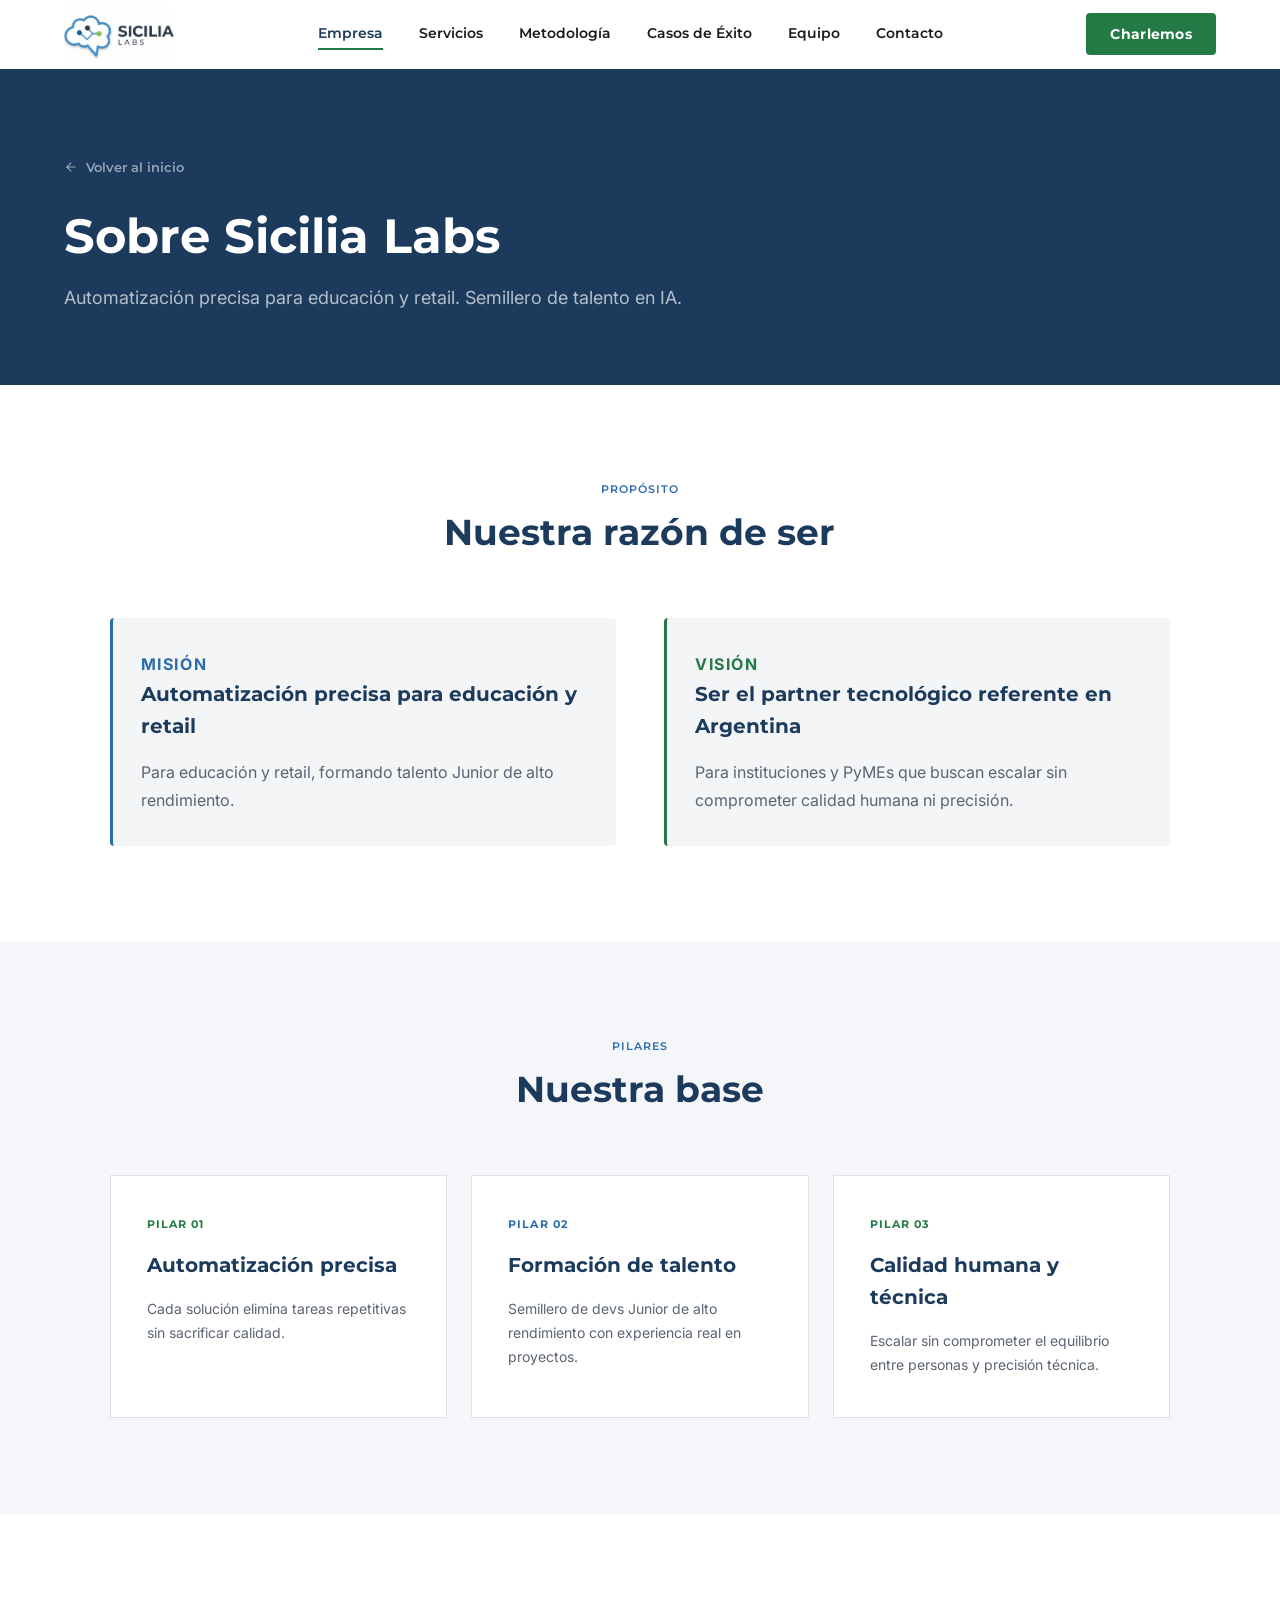
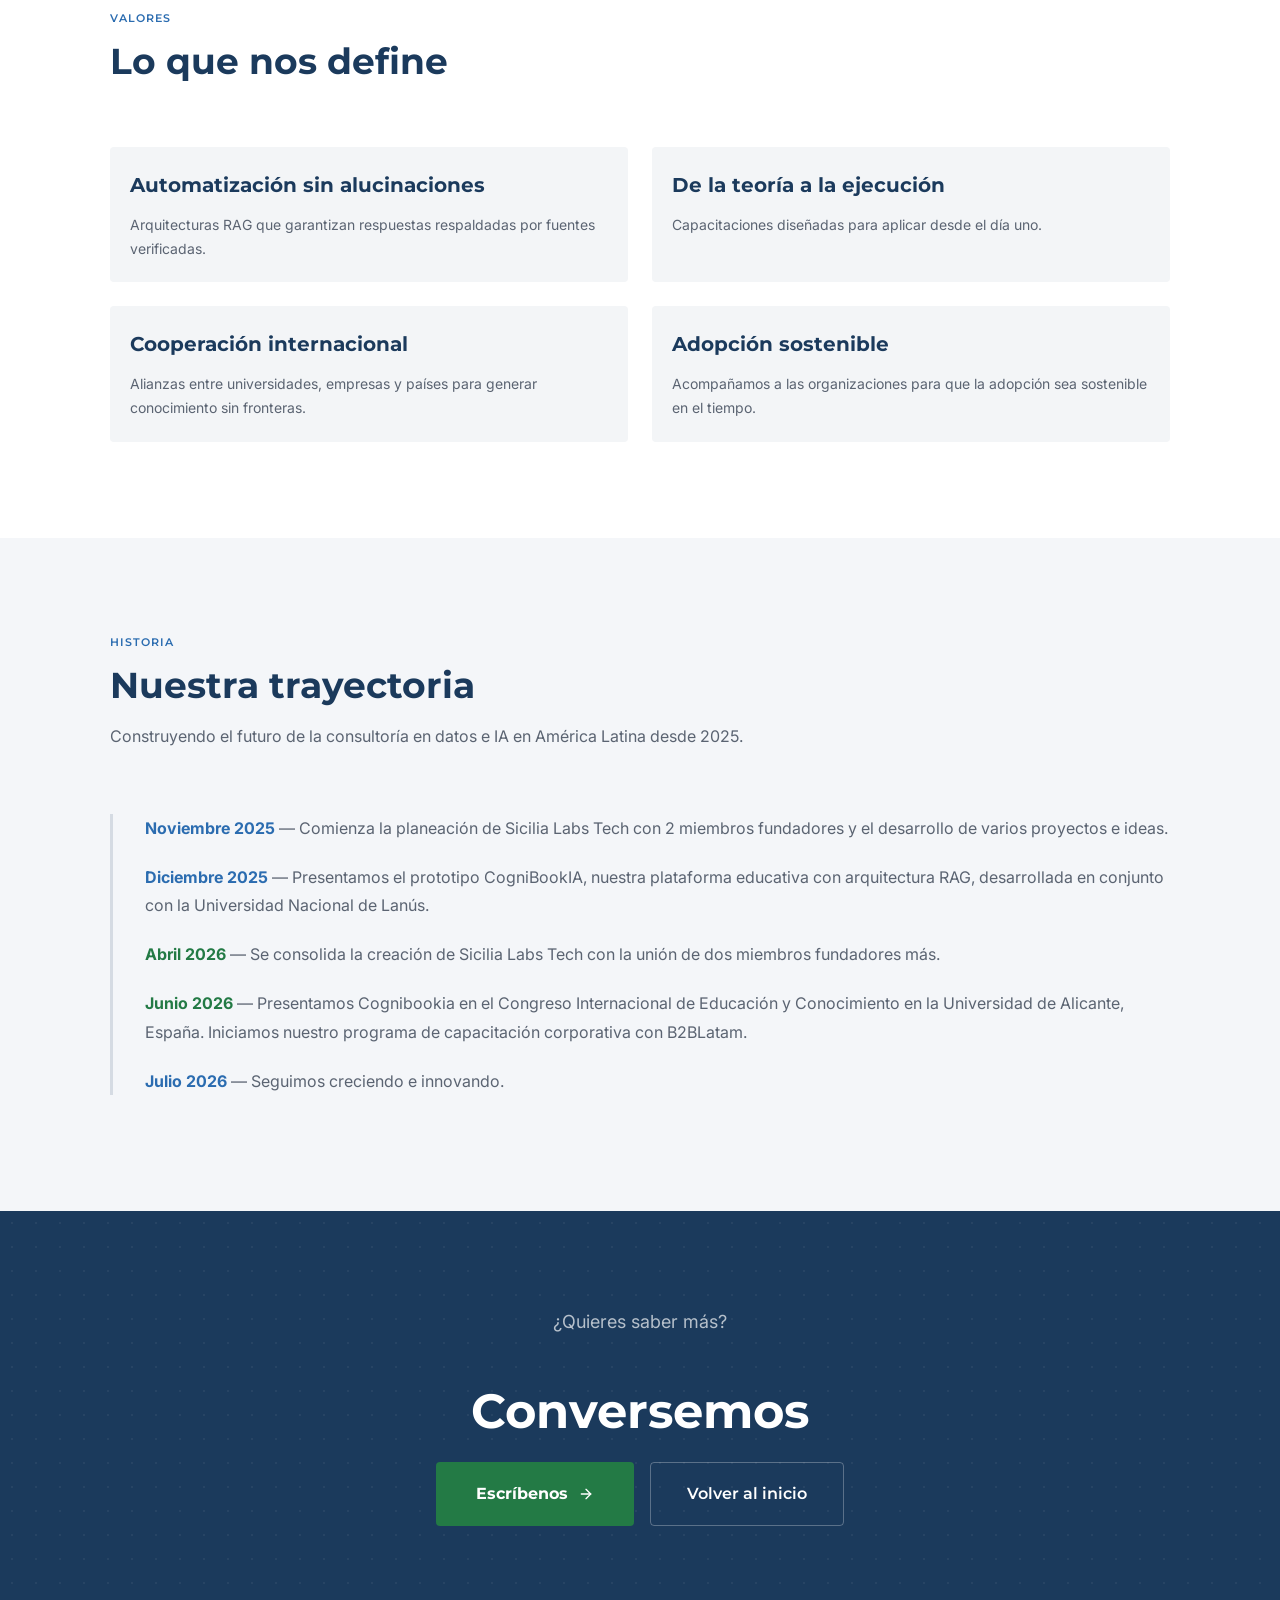
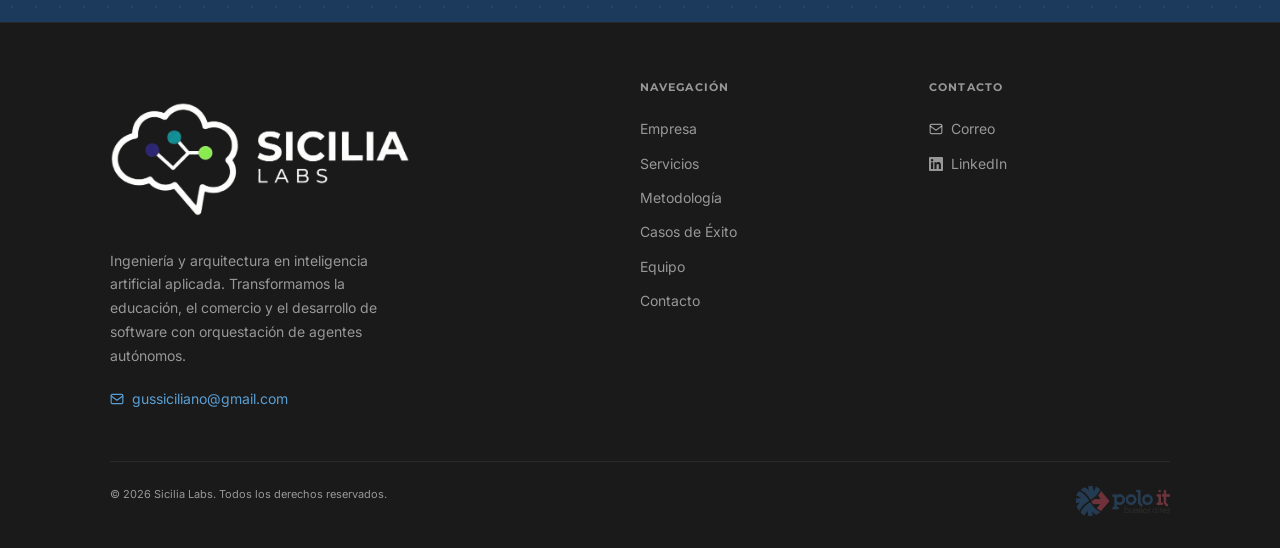
<file: empresa.html>
<!DOCTYPE html>
<html lang="es-MX">
<head>
  <meta charset="UTF-8">
  <meta name="viewport" content="width=device-width, initial-scale=1.0">
  <title>Empresa | Sicilia Labs</title>
  <meta name="description" content="Conoce a Sicilia Labs: misión, visión, pilares y trayectoria de una consultoría en inteligencia artificial enfocada en educación, retail y formación de talento.">
  <link rel="canonical" href="https://sicilialabs.tech/empresa.html">
  <link rel="icon" type="image/png" href="assets/img/favicon.png">

  <meta property="og:type" content="website">
  <meta property="og:title" content="Empresa | Sicilia Labs — Ingeniería y Arquitectura en IA">
  <meta property="og:description" content="Misión, visión, pilares y trayectoria de Sicilia Labs. Consultoría en IA para educación, retail y formación de talento.">
  <meta property="og:url" content="https://sicilialabs.tech/empresa.html">
  <meta property="og:site_name" content="Sicilia Labs">
  <meta name="twitter:card" content="summary_large_image">
  <meta name="twitter:title" content="Empresa | Sicilia Labs">
  <meta name="twitter:description" content="Misión, visión, pilares y trayectoria de Sicilia Labs. Consultoría en IA para educación, retail y formación de talento.">

  <script type="application/ld+json">
  {
    "@context": "https://schema.org",
    "@type": "Organization",
    "name": "Sicilia Labs",
    "url": "https://sicilialabs.tech/",
    "email": "gussiciliano@gmail.com",
    "description": "Ingeniería y arquitectura en inteligencia artificial. Soluciones RAG, automatización comercial y capacitación en IA.",
    "areaServed": "AR",
    "foundingDate": "2025"
  }
  </script>

  <link rel="preconnect" href="https://fonts.googleapis.com">
  <link rel="preconnect" href="https://fonts.gstatic.com" crossorigin>
  <link href="https://fonts.googleapis.com/css2?family=Inter:wght@400;500;600;700&family=Montserrat:wght@600;700&display=swap" rel="stylesheet">

  <link rel="stylesheet" href="assets/css/styles.css">

  <script src="https://t.contentsquare.net/uxa/5be54d9fbdab2.js" defer></script>
</head>
<body>

  <a href="#main-content" class="sr-only" style="position:absolute;left:-9999px;width:1px;height:1px;overflow:hidden;clip:rect(0,0,0,0);white-space:nowrap;">Saltar al contenido principal</a>

  <!-- Nav -->
  <nav class="nav" aria-label="Navegación principal">
    <div class="nav-inner">
      <a href="index.html" class="nav-logo" aria-label="Ir al inicio">
        <img src="assets/img/full-logo.png" alt="Sicilia Labs" width="180" height="55">
      </a>

      <div class="nav-links">
        <a href="empresa.html" class="nav-link active-page">Empresa</a>
        <a href="index.html#soluciones" class="nav-link">Servicios</a>
        <a href="index.html#metodologia" class="nav-link">Metodología</a>
        <a href="index.html#casos-de-exito" class="nav-link">Casos de Éxito</a>
        <a href="index.html#equipo" class="nav-link">Equipo</a>
        <a href="index.html#contacto" class="nav-link">Contacto</a>
      </div>

      <a href="https://calendly.com/gussiciliano/30min" class="nav-cta" target="_blank" rel="noopener noreferrer">Charlemos</a>

      <button class="nav-hamburger" aria-label="Abrir menú de navegación" aria-expanded="false">
        <svg width="26" height="26" viewBox="0 0 24 24" fill="none" stroke="currentColor" stroke-width="2" stroke-linecap="round">
          <line x1="4" y1="7" x2="20" y2="7"></line>
          <line x1="4" y1="12" x2="20" y2="12"></line>
          <line x1="4" y1="17" x2="20" y2="17"></line>
        </svg>
      </button>
    </div>

    <div class="nav-mobile" role="menu">
      <a href="empresa.html" class="nav-link" role="menuitem">Empresa</a>
      <a href="index.html#soluciones" class="nav-link" role="menuitem">Servicios</a>
      <a href="index.html#metodologia" class="nav-link" role="menuitem">Metodología</a>
      <a href="index.html#casos-de-exito" class="nav-link" role="menuitem">Casos de Éxito</a>
      <a href="index.html#contacto" class="nav-link" role="menuitem">Contacto</a>
      <a href="https://calendly.com/gussiciliano/30min" class="nav-cta" target="_blank" rel="noopener noreferrer">Charlemos</a>
    </div>
  </nav>

  <main id="main-content">

    <!-- Empresa Hero -->
    <section class="empresa-hero" aria-labelledby="empresa-title">
      <div class="empresa-hero-inner">
        <a href="index.html" class="empresa-back">
          <svg width="14" height="14" viewBox="0 0 24 24" fill="none" stroke="currentColor" stroke-width="2" stroke-linecap="round"><line x1="19" y1="12" x2="5" y2="12"/><polyline points="12 19 5 12 12 5"/></svg>
          Volver al inicio
        </a>
        <h1 id="empresa-title">Sobre Sicilia Labs</h1>
        <p>Automatización precisa para educación y retail. Semillero de talento en IA.</p>
      </div>
    </section>

    <!-- Misión y Visión -->
    <section class="section" aria-labelledby="mv-title">
      <div class="container">
        <div class="section-header center">
          <p class="section-title">Propósito</p>
          <h2 class="section-heading" id="mv-title">Nuestra razón de ser</h2>
        </div>
        <div class="mv-grid">
          <div class="mv-block mission">
            <p class="mv-label mission">Misión</p>
            <h3>Automatización precisa para educación y retail</h3>
            <p>Para educación y retail, formando talento Junior de alto rendimiento.</p>
          </div>
          <div class="mv-block vision">
            <p class="mv-label vision">Visión</p>
            <h3>Ser el partner tecnológico referente en Argentina</h3>
            <p>Para instituciones y PyMEs que buscan escalar sin comprometer calidad humana ni precisión.</p>
          </div>
        </div>
      </div>
    </section>

    <!-- Pilares -->
    <section class="section bg-gray" aria-labelledby="pilares-title">
      <div class="container">
        <div class="section-header center">
          <p class="section-title">Pilares</p>
          <h2 class="section-heading" id="pilares-title">Nuestra base</h2>
        </div>
        <div class="pilares-grid">
          <article class="pilar-card">
            <span class="pilar-num" style="color:var(--accent);">Pilar 01</span>
            <h3>Automatización precisa</h3>
            <p>Cada solución elimina tareas repetitivas sin sacrificar calidad.</p>
          </article>
          <article class="pilar-card">
            <span class="pilar-num" style="color:var(--primary);">Pilar 02</span>
            <h3>Formación de talento</h3>
            <p>Semillero de devs Junior de alto rendimiento con experiencia real en proyectos.</p>
          </article>
          <article class="pilar-card">
            <span class="pilar-num" style="color:var(--accent);">Pilar 03</span>
            <h3>Calidad humana y técnica</h3>
            <p>Escalar sin comprometer el equilibrio entre personas y precisión técnica.</p>
          </article>
        </div>
      </div>
    </section>

    <!-- Valores -->
    <section class="section" aria-labelledby="valores-title">
      <div class="container">
        <div class="section-header">
          <p class="section-title">Valores</p>
          <h2 class="section-heading" id="valores-title">Lo que nos define</h2>
        </div>
        <div class="valores-grid">
          <div class="valor-item">
            <h3>Automatización sin alucinaciones</h3>
            <p>Arquitecturas RAG que garantizan respuestas respaldadas por fuentes verificadas.</p>
          </div>
          <div class="valor-item">
            <h3>De la teoría a la ejecución</h3>
            <p>Capacitaciones diseñadas para aplicar desde el día uno.</p>
          </div>
          <div class="valor-item">
            <h3>Cooperación internacional</h3>
            <p>Alianzas entre universidades, empresas y países para generar conocimiento sin fronteras.</p>
          </div>
          <div class="valor-item">
            <h3>Adopción sostenible</h3>
            <p>Acompañamos a las organizaciones para que la adopción sea sostenible en el tiempo.</p>
          </div>
        </div>
      </div>
    </section>

    <!-- Historia -->
    <section class="section bg-gray" aria-labelledby="historia-title">
      <div class="container">
        <div class="section-header">
          <p class="section-title">Historia</p>
          <h2 class="section-heading" id="historia-title">Nuestra trayectoria</h2>
          <p class="section-sub">Construyendo el futuro de la consultoría en datos e IA en América Latina desde 2025.</p>
        </div>
        <div class="historia-timeline">
          <p><strong style="color:var(--primary);">Noviembre 2025</strong> — Comienza la planeación de Sicilia Labs Tech con 2 miembros fundadores y el desarrollo de varios proyectos e ideas.</p>
          <p><strong style="color:var(--primary);">Diciembre 2025</strong> — Presentamos el prototipo CogniBookIA, nuestra plataforma educativa con arquitectura RAG, desarrollada en conjunto con la Universidad Nacional de Lanús.</p>
          <p><strong style="color:var(--accent);">Abril 2026</strong> — Se consolida la creación de Sicilia Labs Tech con la unión de dos miembros fundadores más.</p>
          <p><strong style="color:var(--accent);">Junio 2026</strong> — Presentamos Cognibookia en el Congreso Internacional de Educación y Conocimiento en la Universidad de Alicante, España. Iniciamos nuestro programa de capacitación corporativa con B2BLatam.</p>
          <p><strong style="color:var(--primary);">Julio 2026</strong> — Seguimos creciendo e innovando.</p>
        </div>
      </div>
    </section>

    <!-- Empresa CTA -->
    <section class="final-cta" aria-labelledby="empresa-cta-title">
      <div class="final-cta-inner">
        <p>¿Quieres saber más?</p>
        <h2 id="empresa-cta-title">Conversemos</h2>
        <div class="cta-actions">
          <a href="https://calendly.com/gussiciliano/30min" class="btn-primary" target="_blank" rel="noopener noreferrer">
            Escríbenos
            <svg width="16" height="16" viewBox="0 0 24 24" fill="none" stroke="currentColor" stroke-width="2" stroke-linecap="round"><line x1="5" y1="12" x2="19" y2="12"/><polyline points="12 5 19 12 12 19"/></svg>
          </a>
          <a href="index.html" class="btn-outline">Volver al inicio</a>
        </div>
      </div>
    </section>

  </main>

  <!-- Footer -->
  <footer class="footer" aria-label="Pie de página">
    <div class="container">
      <div class="footer-grid">
        <div class="footer-brand">
          <div class="logo-wrap">
            <img src="assets/img/full-logo-dark.png" alt="Sicilia Labs" width="180" height="55">
          </div>
          <p>Ingeniería y arquitectura en inteligencia artificial aplicada. Transformamos la educación, el comercio y el desarrollo de software con orquestación de agentes autónomos.</p>
          <a href="mailto:gussiciliano@gmail.com" class="footer-email">
            <svg width="14" height="14" viewBox="0 0 24 24" fill="none" stroke="currentColor" stroke-width="2" stroke-linecap="round"><rect x="2" y="4" width="20" height="16" rx="2"/><path d="M22 7l-10 7L2 7"/></svg>
            gussiciliano@gmail.com
          </a>
        </div>
        <div class="footer-col">
          <p class="footer-col-title">Navegación</p>
          <a href="empresa.html">Empresa</a>
          <a href="index.html#soluciones">Servicios</a>
          <a href="index.html#metodologia">Metodología</a>
          <a href="index.html#casos-de-exito">Casos de Éxito</a>
          <a href="index.html#equipo">Equipo</a>
          <a href="index.html#contacto">Contacto</a>
        </div>
        <div class="footer-col">
          <p class="footer-col-title">Contacto</p>
          <a href="mailto:gussiciliano@gmail.com">
            <svg width="14" height="14" viewBox="0 0 24 24" fill="none" stroke="currentColor" stroke-width="2" stroke-linecap="round"><rect x="2" y="4" width="20" height="16" rx="2"/><path d="M22 7l-10 7L2 7"/></svg>
            Correo
          </a>
          <a href="https://www.linkedin.com/in/gustavo-hernan-siciliano/" aria-label="LinkedIn de Sicilia Labs" target="_blank" rel="noopener noreferrer">
            <svg width="14" height="14" viewBox="0 0 24 24" fill="currentColor"><path d="M20.447 20.452h-3.554v-5.569c0-1.328-.027-3.037-1.852-3.037-1.853 0-2.136 1.445-2.136 2.939v5.667H9.351V9h3.414v1.561h.046c.477-.9 1.637-1.85 3.37-1.85 3.601 0 4.267 2.37 4.267 5.455v6.286zM5.337 7.433a2.062 2.062 0 01-2.063-2.065 2.064 2.064 0 112.063 2.065zm1.782 13.019H3.555V9h3.564v11.452zM22.225 0H1.771C.792 0 0 .774 0 1.729v20.542C0 23.227.792 24 1.771 24h20.451C23.2 24 24 23.227 24 22.271V1.729C24 .774 23.2 0 22.222 0h.003z"/></svg>
            LinkedIn
          </a>
        </div>
      </div>
      <div class="footer-bottom">
        <p>&copy; 2026 Sicilia Labs. Todos los derechos reservados.</p>
        <img src="assets/img/Logo del Polo IT trasparencia.avif" alt="Polo IT" height="30" class="footer-polo-logo">
      </div>
    </div>
  </footer>

  <script src="assets/js/main.js"></script>
</body>
</html>
</file>
<file: assets/css/styles.css>
:root {
  --dark: #1B3A5C;
  --primary: #2B6CB0;
  --primary-hover: #255C96;
  --primary-light: #5A9FD4;
  --accent: #237A45;
  --accent-hover: #1C6338;
  --black: #1A1A1A;
  --white: #FFFFFF;
  --gray: #F4F6F9;
  --muted: #5B6472;
  --border: rgba(27, 58, 92, 0.14);
  --on-dark-primary: rgba(255, 255, 255, 0.92);
  --on-dark-secondary: rgba(255, 255, 255, 0.68);
  --on-dark-tertiary: rgba(255, 255, 255, 0.55);
  --font-heading: 'Montserrat', 'Helvetica Neue', Arial, sans-serif;
  --font-body: 'Inter', 'Helvetica Neue', Arial, sans-serif;

  --text-xs:   11px; 
  --text-sm:   13px; 
  --text-base: 14px; 
  --text-md:   16px; 
  --text-lg:   18px; 
  --text-xl:   20px; 
  --text-2xl:  clamp(20px, 3vw, 28px);
  --text-3xl:  clamp(24px, 4vw, 36px);
  --text-4xl:  clamp(28px, 5vw, 48px);
  --text-5xl:  clamp(32px, 5vw, 52px);
}

*, *::before, *::after { box-sizing: border-box; margin: 0; padding: 0; }

html { scroll-behavior: smooth; scroll-padding-top: 72px; }

body {
  font-family: var(--font-body);
  color: var(--black);
  background: var(--white);
  line-height: 1.6;
  -webkit-font-smoothing: antialiased;
}

img { max-width: 100%; height: auto; display: block; }
a { color: inherit; text-decoration: none; }
button { font-family: inherit; cursor: pointer; }
ul { list-style: none; }

.container {
  width: 90%;
  max-width: 1200px;
  margin: 0 auto;
  padding: 0 24px;
}

.section-title {
  font-family: var(--font-heading);
  font-weight: 600;
  font-size: var(--text-xs);
  letter-spacing: 0.1em;
  text-transform: uppercase;
  color: var(--primary);
  margin-bottom: 12px;
}

.section-heading {
  font-family: var(--font-heading);
  font-weight: 700;
  font-size: var(--text-3xl);
  color: var(--dark);
  line-height: 1.2;
  margin: 0;
}

.section-sub {
  font-family: var(--font-body);
  font-size: var(--text-md);
  line-height: 1.7;
  color: var(--muted);
  max-width: 640px;
  margin-top: 16px;
}

.bg-gray { background: var(--gray); }
.bg-dark { background: var(--dark); }

/* Nav */
.nav {
  position: sticky;
  top: 0;
  z-index: 100;
  background: var(--white);
  border-bottom: 1px solid transparent;
  transition: border-color 0.2s;
}
.nav.scrolled { border-bottom-color: var(--border); }
.nav-inner {
  max-width: 1200px;
  margin: 0 auto;
  padding: 0 24px;
  display: flex;
  align-items: center;
  justify-content: space-between;
  height: 68px;
}
.nav-logo {
  background: none;
  border: none;
  cursor: pointer;
  padding: 0;
}
.nav-logo img { height: 55px; width: auto; }
.nav-links { display: flex; align-items: center; gap: 36px; }
.nav-links .nav-link {
  font-family: var(--font-heading);
  font-weight: 600;
  font-size: var(--text-base);
  color: var(--black);
  padding: 4px 0;
  border-bottom: 2px solid transparent;
  transition: color 0.15s;
}
.nav-links .nav-link:hover { color: var(--dark); }
.nav-links .nav-link.active-page { border-bottom-color: var(--accent); color: var(--dark); }
.nav-cta {
  background: var(--accent);
  color: var(--white);
  border: none;
  font-family: var(--font-heading);
  font-weight: 700;
  font-size: var(--text-base);
  padding: 10px 24px;
  cursor: pointer;
  border-radius: 4px;
  letter-spacing: 0.02em;
  transition: background 0.15s;
}
.nav-cta:hover { background: var(--accent-hover); }
.nav-hamburger {
  display: none;
  background: none;
  border: none;
  cursor: pointer;
  color: var(--black);
  padding: 4px;
}
.nav-mobile {
  display: none;
  border-top: 1px solid var(--border);
  padding: 16px 24px 24px;
  flex-direction: column;
  gap: 4px;
}
.nav-mobile.open { display: flex; }
.nav-mobile .nav-link {
  font-family: var(--font-heading);
  font-weight: 600;
  font-size: var(--text-base);
  color: var(--black);
  padding: 12px 8px;
  display: block;
}
.nav-mobile .nav-link.active-page { color: var(--accent); }
.nav-mobile .nav-cta { margin-top: 8px; text-align: center; }

/* Hero */
.hero {
  background: var(--dark);
  min-height: 92vh;
  display: flex;
  align-items: center;
  position: relative;
  overflow: hidden;
}
.hero::before {
  content: '';
  position: absolute;
  inset: 0;
  background-image: radial-gradient(circle, rgba(255,255,255,0.06) 1px, transparent 1px);
  background-size: 28px 28px;
  pointer-events: none;
}
.hero-inner {
  max-width: 1200px;
  margin: 0 auto;
  padding: 80px 24px;
  width: 100%;
}
.hero-grid {
  display: grid;
  grid-template-columns: 1fr 1fr;
  gap: 64px;
  align-items: center;
}
.hero-badge {
  display: inline-flex;
  align-items: center;
  gap: 8px;
  background: rgba(35, 122, 69, 0.15);
  border: 1px solid rgba(35, 122, 69, 0.3);
  border-radius: 4px;
  padding: 6px 14px;
  margin-bottom: 28px;
}
.hero-badge-dot {
  width: 7px;
  height: 7px;
  border-radius: 50%;
  background: var(--accent);
  display: inline-block;
  flex-shrink: 0;
}
.hero-badge-text {
  font-family: var(--font-heading);
  font-weight: 600;
  font-size: var(--text-xs);
  color: var(--on-dark-secondary);
  letter-spacing: 0.1em;
  text-transform: uppercase;
}
.hero h1 {
  font-family: var(--font-heading);
  font-weight: 700;
  font-size: var(--text-5xl);
  line-height: 1.1;
  color: var(--white);
  margin: 0 0 24px;
}
.hero h1 span { color: var(--primary-light); }
.hero p {
  font-family: var(--font-body);
  font-size: var(--text-lg);
  line-height: 1.65;
  color: var(--on-dark-secondary);
  margin: 0 0 40px;
  max-width: 480px;
}
.hero-actions { display: flex; gap: 16px; flex-wrap: wrap; }
.hero-actions .btn-primary {
  background: var(--accent);
  color: var(--white);
  border: none;
  font-family: var(--font-heading);
  font-weight: 700;
  font-size: var(--text-md);
  padding: 16px 36px;
  border-radius: 4px;
  display: inline-flex;
  align-items: center;
  gap: 10px;
  transition: background 0.15s;
}
.hero-actions .btn-primary:hover { background: var(--accent-hover); }
.hero-actions .btn-secondary {
  background: transparent;
  color: var(--white);
  border: 1px solid rgba(255, 255, 255, 0.3);
  font-family: var(--font-heading);
  font-weight: 600;
  font-size: var(--text-md);
  padding: 16px 36px;
  border-radius: 4px;
  transition: border-color 0.15s;
}
.hero-actions .btn-secondary:hover { border-color: var(--primary-light); }
.hero-pillars {
  display: flex;
  gap: 32px;
  margin-top: 56px;
  flex-wrap: wrap;
}
.hero-pillar {
  display: flex;
  align-items: center;
  gap: 8px;
}
.hero-pillar-dot {
  width: 6px;
  height: 6px;
  border-radius: 50%;
  background: var(--primary-light);
  display: inline-block;
  flex-shrink: 0;
}
.hero-pillar span {
  font-family: var(--font-body);
  font-size: var(--text-sm);
  color: var(--on-dark-tertiary);
}
.hero-visual { display: flex; justify-content: center; }

/* Clients */
.clients {
  padding: 48px 24px;
  border-bottom: 1px solid var(--border);
}
.clients-label {
  font-family: var(--font-heading);
  font-weight: 600;
  font-size: var(--text-xs);
  letter-spacing: 0.1em;
  text-transform: uppercase;
  color: var(--muted);
  text-align: center;
  margin-bottom: 32px;
}
.clients-list {
  display: flex;
  justify-content: center;
  align-items: center;
  gap: clamp(16px, 4vw, 64px);
  flex-wrap: wrap;
}
.client-item {
  display: flex;
  align-items: center;
  justify-content: center;
  width: 160px;
  height: 64px;
  background: var(--dark);
  border: 1px solid rgba(255,255,255,0.1);
  border-radius: 6px;
  transition: opacity 0.2s, border-color 0.2s;
  text-decoration: none;
}
.client-item:hover {
  opacity: 0.8;
  border-color: rgba(255,255,255,0.3);
}
.client-item img {
  max-width: 120px;
  max-height: 44px;
  width: auto;
  height: auto;
  display: block;
  object-fit: contain;
}
.clients-note {
  text-align: center;
  margin-top: 16px;
  font-family: var(--font-body);
  font-size: var(--text-xs);
  color: var(--muted);
  opacity: 0.6;
}

/* Section base */
.section { padding: 96px 24px; }
.section-header { margin-bottom: 64px; }
.section-header.center { text-align: center; }

/* Solutions */
.solutions-grid {
  display: grid;
  grid-template-columns: repeat(3, minmax(0, 1fr));
  gap: 24px;
  width: 100%;
  align-items: stretch;
}
.solution-card {
  background: var(--white);
  border: 1px solid var(--border);
  padding: 40px 36px;
  transition: border-color 0.2s;
  display: flex;
  flex-direction: column;
  height: 100%;
}
.solution-card:hover { border-color: var(--primary); }
.solution-card-header {
  display: flex;
  justify-content: space-between;
  align-items: flex-start;
  gap: 16px;
  margin-bottom: 24px;
  min-height: 56px;
}
.solution-icon {
  width: 52px;
  height: 52px;
  border-radius: 4px;
  display: flex;
  align-items: center;
  justify-content: center;
}
.solution-tag {
  font-family: var(--font-body);
  font-weight: 500;
  font-size: var(--text-xs);
  letter-spacing: 0.1em;
  text-transform: uppercase;
  padding: 4px 10px;
  border: 1px solid var(--border);
  border-radius: 3px;
}

/* Utility: color tints for icons and tags (dark / primary / accent) */
.tint-dark   { background: rgba(27, 58, 92, 0.1);   color: var(--dark); }
.tint-primary{ background: rgba(43, 108, 176, 0.12); color: var(--primary); }
.tint-accent { background: rgba(35, 122, 69, 0.12);  color: var(--accent); }

.tag-solid-dark    { background: var(--dark);    color: var(--white); }
.tag-solid-primary { background: var(--primary); color: var(--white); }
.tag-solid-accent  { background: var(--accent);  color: var(--white); }

.tag-outline-dark    { background: rgba(27, 58, 92, 0.1);    color: var(--dark);    border: 1px solid rgba(27, 58, 92, 0.2); }
.tag-outline-primary { background: rgba(43, 108, 176, 0.12); color: var(--primary); border: 1px solid rgba(43, 108, 176, 0.25); }
.tag-outline-accent  { background: rgba(35, 122, 69, 0.12);  color: var(--accent);  border: 1px solid rgba(35, 122, 69, 0.25); }
.solution-card h3 {
  font-family: var(--font-heading);
  font-weight: 700;
  font-size: var(--text-xl);
  color: var(--dark);
  margin: 0 0 16px;
}
.solution-card .section-sub {
  margin: 0;
  max-width: none;
}
.solution-row { margin-bottom: 20px; }
.solution-row-label {
  font-family: var(--font-heading);
  font-weight: 600;
  font-size: var(--text-xs);
  letter-spacing: 0.1em;
  text-transform: uppercase;
  margin: 0 0 6px;
}
.solution-row-text {
  font-family: var(--font-body);
  font-size: var(--text-base);
  line-height: 1.65;
  color: var(--black);
  margin: 0;
}

/* Methodology - Timeline Dark */
.methodology-section {
  background: var(--gray);
  padding: 96px 24px;
  position: relative;
  overflow: hidden;
}
.methodology-container {
  position: relative;
}
.timeline-track {
  position: absolute;
  top: 56px;
  left: 15%;
  right: 15%;
  height: 2px;
  background: linear-gradient(90deg, var(--accent), var(--primary), var(--accent));
  opacity: 0.3;
  pointer-events: none;
  z-index: 0;
}
.methodology-grid {
  display: grid;
  grid-template-columns: repeat(4, 1fr);
  gap: 20px;
  position: relative;
  z-index: 1;
}
.method-step {
  text-align: center;
  padding: 0 16px;
  opacity: 0;
  transform: translateY(18px);
  transition: opacity 0.45s, transform 0.45s;
}
.method-step.visible { opacity: 1; transform: translateY(0); }
.method-step-icon-wrap {
  width: 72px;
  height: 72px;
  margin: 0 auto 24px;
  background: var(--white);
  border: 1px solid var(--border);
  border-radius: 16px;
  display: flex;
  align-items: center;
  justify-content: center;
  position: relative;
  z-index: 2;
  transition: border-color 0.3s, box-shadow 0.3s;
}
.method-step:hover .method-step-icon-wrap {
  border-color: var(--accent);
  box-shadow: 0 0 0 3px rgba(35,122,69,0.12);
}
.method-step-icon-wrap svg {
  width: 30px;
  height: 30px;
  color: var(--accent);
}
.method-step-label {
  display: block;
  font-family: var(--font-heading);
  font-weight: 700;
  font-size: var(--text-xs);
  letter-spacing: 0.1em;
  color: var(--primary);
  margin-bottom: 12px;
}
.method-step h3 {
  font-family: var(--font-heading);
  font-weight: 700;
  font-size: var(--text-xl);
  color: var(--dark);
  margin: 0 0 12px;
}
.method-step p {
  font-family: var(--font-body);
  font-size: var(--text-base);
  line-height: 1.7;
  color: var(--muted);
  margin: 0 auto;
  max-width: 260px;
}

/* Metrics */
.metrics-header { text-align: center; margin-bottom: 60px; }
.metrics-header .section-heading { color: var(--white); }
.metrics-grid {
  display: grid;
  grid-template-columns: repeat(4, 1fr);
  background: rgba(255, 255, 255, 0.07);
}
.metric-card {
  background: var(--dark);
  padding: 48px 32px;
  text-align: center;
}
.metric-card:not(:last-child) { border-right: 1px solid rgba(255, 255, 255, 0.1); }
.metric-value {
  font-family: var(--font-heading);
  font-weight: 700;
  font-size: var(--text-5xl);
  color: var(--white);
  line-height: 1;
}
.metric-label {
  font-family: var(--font-body);
  font-size: var(--text-base);
  color: var(--white);
  font-weight: 700; 
  margin-top: 10px;
}
.metric-desc {
  font-family: var(--font-body);
  font-size: var(--text-sm);
  line-height: 1.6;
  color: rgba(255, 255, 255, 0.7); 
  font-weight: 400; 
  margin-top: 12px;
}
.metric-pending {
  font-family: var(--font-body);
  font-size: var(--text-xs);
  color: var(--on-dark-tertiary);
  margin-top: 6px;
  letter-spacing: 0.05em;
}

/* Tech Stack */
.tech-grid {
  display: grid;
  grid-template-columns: repeat(4, 1fr);
  gap: 16px;
}
.tech-item {
  background: var(--white);
  border: 1px solid var(--border);
  padding: 22px 20px;
  border-radius: 4px;
  display: flex;
  align-items: center;
  gap: 14px;
  transition: border-color 0.2s;
}
.tech-item:hover { border-color: var(--primary); }
.tech-item span {
  font-family: var(--font-heading);
  font-weight: 600;
  font-size: var(--text-sm);
  color: var(--dark);
}

/* Awards */
.award-card {
  background: var(--white);
  border: 1px solid var(--border);
  padding: 36px;
  max-width: 640px;
  margin: 0 auto;
  display: flex;
  flex-direction: column;
  align-items: flex-start;
  gap: 16px;
  transition: border-color 0.2s;
}
.award-card:hover { border-color: var(--primary); }
.award-icon {
  width: 52px;
  height: 52px;
  border-radius: 4px;
  display: flex;
  align-items: center;
  justify-content: center;
  margin-bottom: 4px;
}
.award-badge {
  font-family: var(--font-heading);
  font-weight: 600;
  font-size: var(--text-sm);
  color: var(--primary);
}
.award-card h3 {
  font-family: var(--font-heading);
  font-weight: 700;
  font-size: var(--text-xl);
  color: var(--primary);
  line-height: 1.3;
  margin: 0;
}
.award-card p {
  font-family: var(--font-body);
  font-size: var(--text-base);
  line-height: 1.7;
  color: var(--muted);
  margin: 0;
}
.award-card .btn-primary {
  display: inline-flex;
  align-items: center;
  gap: 10px;
  background: var(--primary);
  color: var(--white);
  font-family: var(--font-heading);
  font-weight: 700;
  font-size: var(--text-base);
  padding: 14px 28px;
  border-radius: 4px;
  transition: background 0.15s;
}
.award-card .btn-primary:hover { background: var(--primary-hover); }
.btn-blue { background: var(--primary); }
.btn-blue:hover { background: var(--primary-hover); }

/* Casos de Éxito */
.casos-grid {
  display: grid;
  grid-template-columns: 1fr 1fr;
  gap: 28px;
  max-width: 960px;
  margin: 0 auto;
}
.caso-card {
  background: var(--white);
  border: 1px solid var(--border);
  padding: 36px;
  text-align: left;
}
.caso-tags {
  display: flex;
  flex-wrap: wrap;
  gap: 8px;
  margin-bottom: 20px;
}
.caso-tag {
  font-family: var(--font-body);
  font-weight: 500;
  font-size: var(--text-xs);
  letter-spacing: 0.1em;
  text-transform: uppercase;
  padding: 4px 10px;
  border-radius: 3px;
}
.caso-card h3 {
  font-family: var(--font-heading);
  font-weight: 700;
  font-size: var(--text-xl);
  color: var(--dark);
  line-height: 1.3;
  margin: 0 0 12px;
}
.caso-client {
  font-family: var(--font-body);
  font-size: var(--text-sm);
  color: var(--muted);
  margin: 0 0 20px;
}
.caso-client strong { color: var(--dark); }
.caso-body-short ul {
  display: flex;
  flex-direction: column;
  gap: 8px;
}
.caso-body-short li {
  font-family: var(--font-body);
  font-size: var(--text-base);
  line-height: 1.6;
  color: var(--black);
  padding-left: 18px;
  position: relative;
}
.caso-body-short li::before {
  content: "→";
  position: absolute;
  left: 0;
  color: var(--primary);
  font-weight: 600;
}
.caso-body-full {
  display: none;
  margin-top: 16px;
}
.caso-body-full p {
  font-family: var(--font-body);
  font-size: var(--text-base);
  line-height: 1.75;
  color: var(--black);
  margin: 0 0 14px;
}
.caso-body-full p:last-child { margin-bottom: 0; }
.caso-card.expanded .caso-body-full { display: block; }
.caso-toggle {
  font-family: var(--font-heading);
  font-weight: 600;
  font-size: var(--text-xs);
  letter-spacing: 0.1em;
  text-transform: uppercase;
  color: var(--primary);
  background: none;
  border: none;
  padding: 0;
  margin-top: 20px;
  cursor: pointer;
  transition: color 0.2s;
}
.caso-toggle:hover { color: var(--dark); }

/* Team */
.team-grid {
  display: grid;
  grid-template-columns: 1fr 1fr;
  gap: 28px;
}
.team-card {
  border: 1px solid var(--border);
  padding: 36px;
  min-width: 0;
  display: flex;
  flex-direction: column;
} 
.team-avatar {
  width: 68px;
  height: 68px;
  border-radius: 50%;
  background: var(--gray);
  border: 1px solid var(--border);
  display: flex;
  align-items: center;
  justify-content: center;
  margin-bottom: 20px;
}
.team-card h3 {
  font-family: var(--font-heading);
  font-weight: 700;
  font-size: var(--text-xl);
  color: var(--dark);
  margin: 0 0 4px;
}
.team-role {
  font-family: var(--font-heading);
  font-weight: 600;
  font-size: var(--text-sm);
  color: var(--primary);
  margin: 0 0 16px;
}
.team-bio {
  font-family: var(--font-body);
  font-size: var(--text-base);
  line-height: 1.7;
  color: var(--muted);
  margin: 0 0 20px;
}
.team-link {
  display: inline-flex;
  align-items: center;
  gap: 8px;
  font-family: var(--font-heading);
  font-weight: 600;
  font-size: var(--text-sm);
  color: var(--dark);
  transition: color 0.15s;
  max-width: 100%;
  margin-top: auto;
}
.team-link span {
  min-width: 0;
  overflow-wrap: anywhere;
}
.team-link:hover { color: var(--primary); }
.team-placeholder {
  border: 1px dashed rgba(47, 93, 140, 0.18);
  padding: 36px;
  display: flex;
  flex-direction: column;
  align-items: center;
  justify-content: center;
  text-align: center;
}

/* Final CTA */
.final-cta {
  background: var(--dark);
  padding: 96px 24px;
  text-align: center;
  position: relative;
  overflow: hidden;
}
.final-cta::before {
  content: '';
  position: absolute;
  inset: 0;
  background-image: radial-gradient(circle, rgba(255,255,255,0.05) 1px, transparent 1px);
  background-size: 24px 24px;
  pointer-events: none;
}
.final-cta-inner {
  max-width: 680px;
  margin: 0 auto;
  position: relative;
}
.final-cta p {
  font-family: var(--font-body);
  font-size: var(--text-lg);
  line-height: 1.65;
  color: var(--on-dark-secondary);
  margin: 0 0 48px;
}
.final-cta h2 {
  font-family: var(--font-heading);
  font-weight: 700;
  font-size: var(--text-4xl);
  color: var(--white);
  line-height: 1.1;
  margin: 0 0 24px;
}
.cta-actions {
  display: flex;
  justify-content: center;
  gap: 16px;
  flex-wrap: wrap;
}
.cta-actions .btn-primary {
  display: inline-flex;
  align-items: center;
  gap: 10px;
  background: var(--accent);
  color: var(--white);
  font-family: var(--font-heading);
  font-weight: 700;
  font-size: var(--text-md);
  padding: 18px 40px;
  border-radius: 4px;
  transition: background 0.15s;
}
.cta-actions .btn-primary:hover { background: var(--accent-hover); }
.cta-actions .btn-outline {
  display: inline-flex;
  align-items: center;
  gap: 10px;
  background: transparent;
  color: var(--white);
  font-family: var(--font-heading);
  font-weight: 600;
  font-size: var(--text-md);
  padding: 18px 36px;
  border-radius: 4px;
  border: 1px solid rgba(255, 255, 255, 0.28);
  transition: border-color 0.15s;
}
.cta-actions .btn-outline:hover { border-color: var(--primary-light); }

/* Footer */
.footer {
  background: var(--black);
  padding: 56px 24px 32px;
  border-top: 1px solid rgba(255, 255, 255, 0.06);
}
.footer-grid {
  display: grid;
  grid-template-columns: 2fr 1fr 1fr;
  gap: 48px;
  margin-bottom: 48px;
}
.footer-brand .logo-wrap {
  display: block;
  margin-bottom: 20px;
  max-width: 300px;
}
.footer-brand img {
  width: 100%;
  height: auto;
  display: block;
}
.footer-brand p {
  font-family: var(--font-body);
  font-size: var(--text-base);
  line-height: 1.7;
  color: var(--on-dark-tertiary);
  max-width: 300px;
  margin: 0 0 20px;
}
.footer-email {
  font-family: var(--font-body);
  font-size: var(--text-base);
  color: var(--primary-light);
  display: inline-flex;
  align-items: center;
  gap: 8px;
}
.footer-col-title {
  font-family: var(--font-heading);
  font-weight: 700;
  font-size: var(--text-xs);
  letter-spacing: 0.1em;
  text-transform: uppercase;
  color: var(--on-dark-tertiary);
  margin-bottom: 16px;
}
.footer-col button {
  display: block;
  background: none;
  border: none;
  cursor: pointer;
  font-family: var(--font-body);
  font-size: var(--text-base);
  color: var(--on-dark-tertiary);
  padding: 6px 0;
  transition: color 0.15s;
  text-align: left;
}
.footer-col button:hover { color: var(--white); }
.footer-col a {
  display: flex;
  align-items: center;
  gap: 8px;
  font-family: var(--font-body);
  font-size: var(--text-base);
  color: var(--on-dark-tertiary);
  text-decoration: none;
  padding: 6px 0;
  transition: color 0.15s;
}
.footer-col a:hover { color: var(--primary-light); }
.footer-bottom {
  border-top: 1px solid rgba(255, 255, 255, 0.07);
  padding-top: 24px;
  display: flex;
  justify-content: space-between;
  flex-wrap: wrap;
  gap: 12px;
}
.footer-bottom p {
  font-family: var(--font-body);
  font-size: var(--text-xs);
  color: var(--on-dark-tertiary);
  margin: 0;
}
.footer-polo-logo {
  height: 30px;
  width: auto;
  opacity: 0.45;
  transition: opacity 0.2s;
}
.footer-polo-logo:hover {
  opacity: 0.8;
}

/* Empresa Page */
.empresa-hero {
  background: var(--dark);
  padding: 88px 24px 72px;
}
.empresa-hero-inner {
  max-width: 1200px;
  width: min(100%, 1200px);
  margin: 0 auto;
  padding: 0 24px;
}
.empresa-back {
  background: none;
  border: none;
  cursor: pointer;
  display: flex;
  align-items: center;
  gap: 8px;
  font-family: var(--font-heading);
  font-weight: 600;
  font-size: var(--text-sm);
  color: var(--on-dark-tertiary);
  margin-bottom: 32px;
  transition: color 0.15s;
}
.empresa-back:hover { color: var(--primary-light); }
.empresa-hero h1 {
  font-family: var(--font-heading);
  font-weight: 700;
  font-size: var(--text-4xl);
  color: var(--white);
  line-height: 1.1;
  margin: 0 0 20px;
  max-width: 720px;
}
.empresa-hero p {
  font-family: var(--font-body);
  font-size: var(--text-lg);
  line-height: 1.7;
  color: var(--on-dark-secondary);
  margin: 0;
  max-width: 720px;
}
.mv-grid {
  display: grid;
  grid-template-columns: 1fr 1fr;
  gap: 48px;
}
.mv-block {
  background: rgba(27, 58, 92, 0.05);
  border-left: 3px solid transparent;
  border-radius: 4px;
  padding: 32px 28px;
}
.mv-block h3{
  font-family: var(--font-heading);
  font-weight: 700;
  font-size: var(--text-xl);
  color: var(--dark);
  margin: 0 0 16px;
}
.mv-block.mission {
  border-left-color: var(--primary);
  display: flex;
  flex-direction: column;
  height: 100%;
  justify-content: space-between;
}

.mv-block.vision {
  border-left-color: var(--accent);
  display: flex;
  flex-direction: column;
  height: 100%;
  justify-content: space-between;
}
.mv-label {
  font-family: var(--font-heading);
  font-weight: 700;
  font-size: var(--text-xs);
  letter-spacing: 0.1em;
  text-transform: uppercase;
  margin-bottom: 20px;
}
.mv-label.mission { color: var(--primary); }
.mv-label.vision { color: var(--accent); }
.mv-grid h2 {
  font-family: var(--font-heading);
  font-weight: 700;
  font-size: var(--text-2xl);
  color: var(--dark);
  margin: 0 0 20px;
  line-height: 1.3;
}
.mv-grid p {
  font-family: var(--font-body);
  font-size: var(--text-md);
  line-height: 1.75;
  color: var(--muted);
  margin: 0;
}
.pilares-grid {
  display: grid;
  grid-template-columns: repeat(3, minmax(0, 1fr));
  gap: 24px;
  margin-top: 8px;
}
.pilar-card {
  background: var(--white);
  border: 1px solid var(--border);
  padding: 40px 36px;
  display: flex;
  flex-direction: column;
  height: 100%;
}
.pilar-num {
  font-family: var(--font-heading);
  font-weight: 700;
  font-size: var(--text-xs);
  letter-spacing: 0.1em;
  text-transform: uppercase;
  display: block;
  margin-bottom: 16px;
}
.pilar-card h3 {
  font-family: var(--font-heading);
  font-weight: 700;
  font-size: var(--text-xl);
  color: var(--dark);
  margin: 0 0 16px;
}
.pilar-card p {
  font-family: var(--font-body);
  font-size: var(--text-base);
  line-height: 1.7;
  color: var(--muted);
  margin: 0;
}
.valores-grid {
  display: grid;
  grid-template-columns: 1fr 1fr;
  gap: 24px;
}
.valor-item {
  background: rgba(27,58,92,.05);
  border-radius:4px;
  padding:22px 20px;
}
.valor-item h3 {
  font-family: var(--font-heading);
  font-weight: 700;
  font-size: var(--text-xl);
  color: var(--dark);
  margin: 0 0 12px;
}
.valor-item p {
  font-family: var(--font-body);
  font-size: var(--text-base);
  line-height: 1.7;
  color: var(--muted);
  margin: 0;
}
.historia-timeline {
  border-left: 3px solid var(--border);
  padding-left: 32px;
}
.historia-timeline p {
  font-family: var(--font-body);
  font-size: var(--text-md);
  line-height: 1.8;
  color: var(--muted);
  margin: 0 0 20px;
}

/* Inline SVG neural network utility */
.neural-svg { width: 100%; max-width: 500px; height: auto; }

/* Focus visible */
:focus-visible {
  outline: 3px solid var(--primary);
  outline-offset: 2px;
}

/* Reduced motion */
@media (prefers-reduced-motion: reduce) {
  *, *::before, *::after {
    animation-duration: 0.01ms !important;
    transition-duration: 0.01ms !important;
  }
  html { scroll-behavior: auto; }
  .method-step { opacity: 1; transform: none; }
  .caso-card { opacity: 1; transform: none; }
}

/* Responsive */
@media (max-width: 960px) {
  .nav-links { display: none; }
  .nav-hamburger { display: flex; }
  .hero-grid { grid-template-columns: 1fr; gap: 40px; }
  .hero-visual { display: none; }
  .solutions-grid { grid-template-columns: repeat(2, minmax(0, 1fr)); }
  .pilares-grid { grid-template-columns: repeat(2, minmax(0, 1fr)); }
  .methodology-grid { grid-template-columns: 1fr 1fr; }
  .timeline-track { display: none; }
  .metrics-grid { grid-template-columns: 1fr 1fr; }
  .metric-card:nth-child(2) { border-right: none; }
  .metric-card { border-bottom: 1px solid rgba(255, 255, 255, 0.1); }
  .metric-card:not(:last-child) { border-right: 1px solid rgba(255, 255, 255, 0.1); }
  .metric-card:nth-child(2) { border-right: 1px solid rgba(255, 255, 255, 0.1); }
  .tech-grid { grid-template-columns: repeat(3, 1fr); }
  .casos-grid { grid-template-columns: 1fr; }
  .footer-grid { grid-template-columns: 1fr; gap: 32px; }
  .mv-grid { grid-template-columns: 1fr; gap: 40px; }
  .valores-grid { grid-template-columns: 1fr; }
  .team-grid { max-width: 760px; }
}
@media (max-width: 640px) {
  .solutions-grid { grid-template-columns: 1fr; }
  .pilares-grid { grid-template-columns: 1fr; }
  .methodology-grid { grid-template-columns: 1fr; gap: 40px; }
  .metrics-grid { grid-template-columns: 1fr; }
  .metric-card { border-right: none !important; }
  .tech-grid { grid-template-columns: repeat(2, 1fr); }
  .team-grid { grid-template-columns: 1fr; }
  .hero-actions { flex-direction: column; }
  .hero-actions .btn-primary,
  .hero-actions .btn-secondary { text-align: center; justify-content: center; }
  .cta-actions { flex-direction: column; align-items: center; }
  .award-card { padding: 28px 20px; }
  .award-card .btn-primary { width: 100%; justify-content: center; }
}

/* Selection */
::selection { background: var(--primary); color: var(--white); }
::-webkit-scrollbar { width: 5px; }
::-webkit-scrollbar-track { background: transparent; }
::-webkit-scrollbar-thumb { background: rgba(47, 93, 140, 0.25); border-radius: 3px; }
</file>
